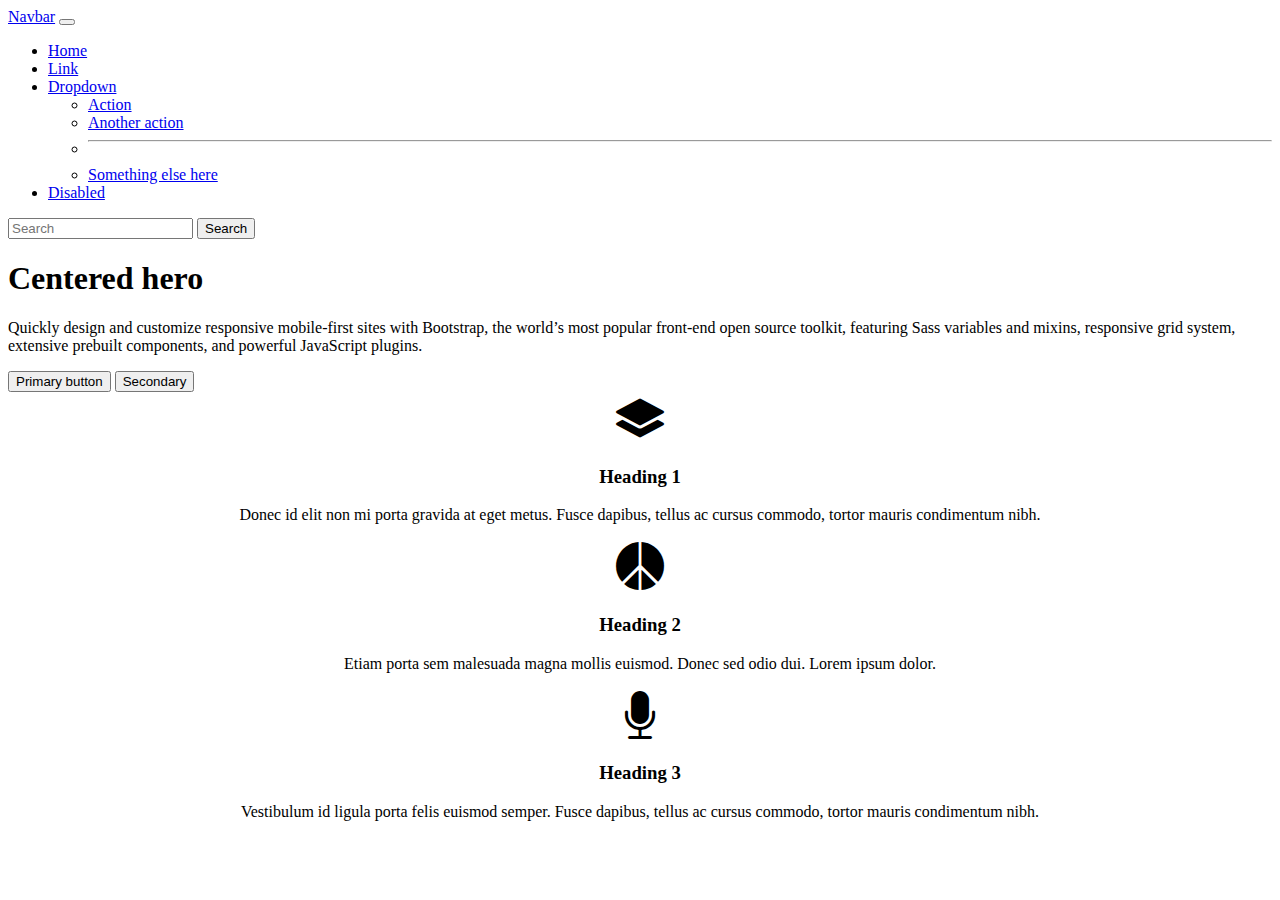
<file: bootstrap_template/index.html>
<!doctype html>
<html lang="en">
   <head>
      <!-- Required meta tags -->
      <!-- REMOVE NOTE HERE TO USE LINK FOR EXTERNAL STYLESHEET
         <link rel="stylesheet" type="text/css" href="style.css">
         -->
      <meta charset="utf-8">
      <meta name="viewport" content="width=device-width, initial-scale=1">
      <title>Bootstrap Template</title>
      <meta name="description" content="Merrill College of Journalism, UMD">
      <meta name="author" content="Chris Cioffi">
      <!-- Bootstrap CSS -->
      <link href="https://cdn.jsdelivr.net/npm/bootstrap@5.0.2/dist/css/bootstrap.min.css" rel="stylesheet"          integrity="sha384-EVSTQN3/azprG1Anm3QDgpJLIm9Nao0Yz1ztcQTwFspd3yD65VohhpuuCOmLASjC" crossorigin="anonymous">
      <!-- Add bootstrap icons (it's basically a custom font) -->
      <link rel="stylesheet" href="https://cdn.jsdelivr.net/npm/bootstrap-icons@1.3.0/font/bootstrap-icons.css">

      <!-- IF NOY USING EXTERNAL STYLESHEET (WHICH YOU SHOULD FOR ALL FUTURE ASSIGNMENTS), THIS IS WHERE STYLES  GO -->
      <style>
         .bi {
         font-size:3em;
         }
         .col-md-4 {
         text-align: center;
         }
         .bigicon {
         font-size:5em;
         }
         .columnstyle {
         background-color: blue;
         text-align: right;
         }
         .col-md-12 {
         text-align:  center;
         }
      </style>
      <!-- end of style. If using an external stylesheet, delete <style> to </style> -->
   </head>
   <body>
      <!-- Navbar start-->
      <nav class="navbar navbar-expand-lg navbar-light bg-light">
         <div class="container-fluid">
            <a class="navbar-brand" href="#">Navbar</a>
            <button class="navbar-toggler" type="button" data-bs-toggle="collapse" data-bs-target="#navbarSupportedContent" aria-controls="navbarSupportedContent" aria-expanded="false" aria-label="Toggle navigation">
            <span class="navbar-toggler-icon"></span>
            </button>
            <div class="collapse navbar-collapse" id="navbarSupportedContent">
               <ul class="navbar-nav me-auto mb-2 mb-lg-0">
                  <li class="nav-item">
                     <a class="nav-link active" aria-current="page" href="#">Home</a>
                  </li>
                  <li class="nav-item">
                     <a class="nav-link" href="#">Link</a>
                  </li>
                  <li class="nav-item dropdown">
                     <a class="nav-link dropdown-toggle" href="#" id="navbarDropdown" role="button" data-bs-toggle="dropdown" aria-expanded="false">
                     Dropdown
                     </a>
                     <ul class="dropdown-menu" aria-labelledby="navbarDropdown">
                        <li><a class="dropdown-item" href="#">Action</a></li>
                        <li><a class="dropdown-item" href="#">Another action</a></li>
                        <li>
                           <hr class="dropdown-divider">
                        </li>
                        <li><a class="dropdown-item" href="#">Something else here</a></li>
                     </ul>
                  </li>
                  <li class="nav-item">
                     <a class="nav-link disabled" href="#" tabindex="-1" aria-disabled="true">Disabled</a>
                  </li>
               </ul>
               <form class="d-flex">
                  <input class="form-control me-2" type="search" placeholder="Search" aria-label="Search">
                  <button class="btn btn-outline-success" type="submit">Search</button>
               </form>
            </div>
         </div>
      </nav>
      <!-- Navbar end-->
      <!-- Hero start-->
      <div class="px-4 py-5 my-5 text-center">
         <h1 class="display-5 fw-bold">Centered hero</h1>
         <div class="col-lg-6 mx-auto">
            <p class="lead mb-4">Quickly design and customize responsive mobile-first sites with Bootstrap, the world’s most popular front-end open source toolkit, featuring Sass variables and mixins, responsive grid system, extensive prebuilt components, and powerful JavaScript plugins.</p>
            <div class="d-grid gap-2 d-sm-flex justify-content-sm-center">
               <button type="button" class="btn btn-primary btn-lg px-4 gap-3">Primary button</button>
               <button type="button" class="btn btn-outline-secondary btn-lg px-4">Secondary</button>
            </div>
         </div>
      </div>
      <!-- Hero end-->
      <!-- Start container-->
      <div class="container">
         <div class="row">
            <div class="col-md-4">
               <i class="bi bi-layers-fill"></i>
               <h3>Heading 1</h3>
               <p>Donec id elit non mi porta gravida at eget metus. Fusce dapibus, tellus ac cursus commodo, tortor mauris condimentum nibh.</p>
            </div>
            <div class="col-md-4">
               <i class="bi bi-peace-fill"></i>
               <h3>Heading 2</h3>
               <p>Etiam porta sem malesuada magna mollis euismod. Donec sed odio dui. Lorem ipsum dolor.</p>
            </div>
            <div class="col-md-4">
               <i class="bi bi-mic-fill"></i>
               <h3>Heading 3</h3>
               <p>Vestibulum id ligula porta felis euismod semper. Fusce dapibus, tellus ac cursus commodo, tortor mauris condimentum nibh.</p>
            </div>
         </div>
      </div>
      <!-- end container-->
      <!-- Separate Popper and Bootstrap JS goes at the bottom of your body section -->
      <script src="https://cdn.jsdelivr.net/npm/@popperjs/core@2.9.2/dist/umd/popper.min.js" integrity="sha384-IQsoLXl5PILFhosVNubq5LC7Qb9DXgDA9i+tQ8Zj3iwWAwPtgFTxbJ8NT4GN1R8p" crossorigin="anonymous"></script>
      <script src="https://cdn.jsdelivr.net/npm/bootstrap@5.0.2/dist/js/bootstrap.min.js" integrity="sha384-cVKIPhGWiC2Al4u+LWgxfKTRIcfu0JTxR+EQDz/bgldoEyl4H0zUF0QKbrJ0EcQF" crossorigin="anonymous"></script>
   </body>
</html>
</file>
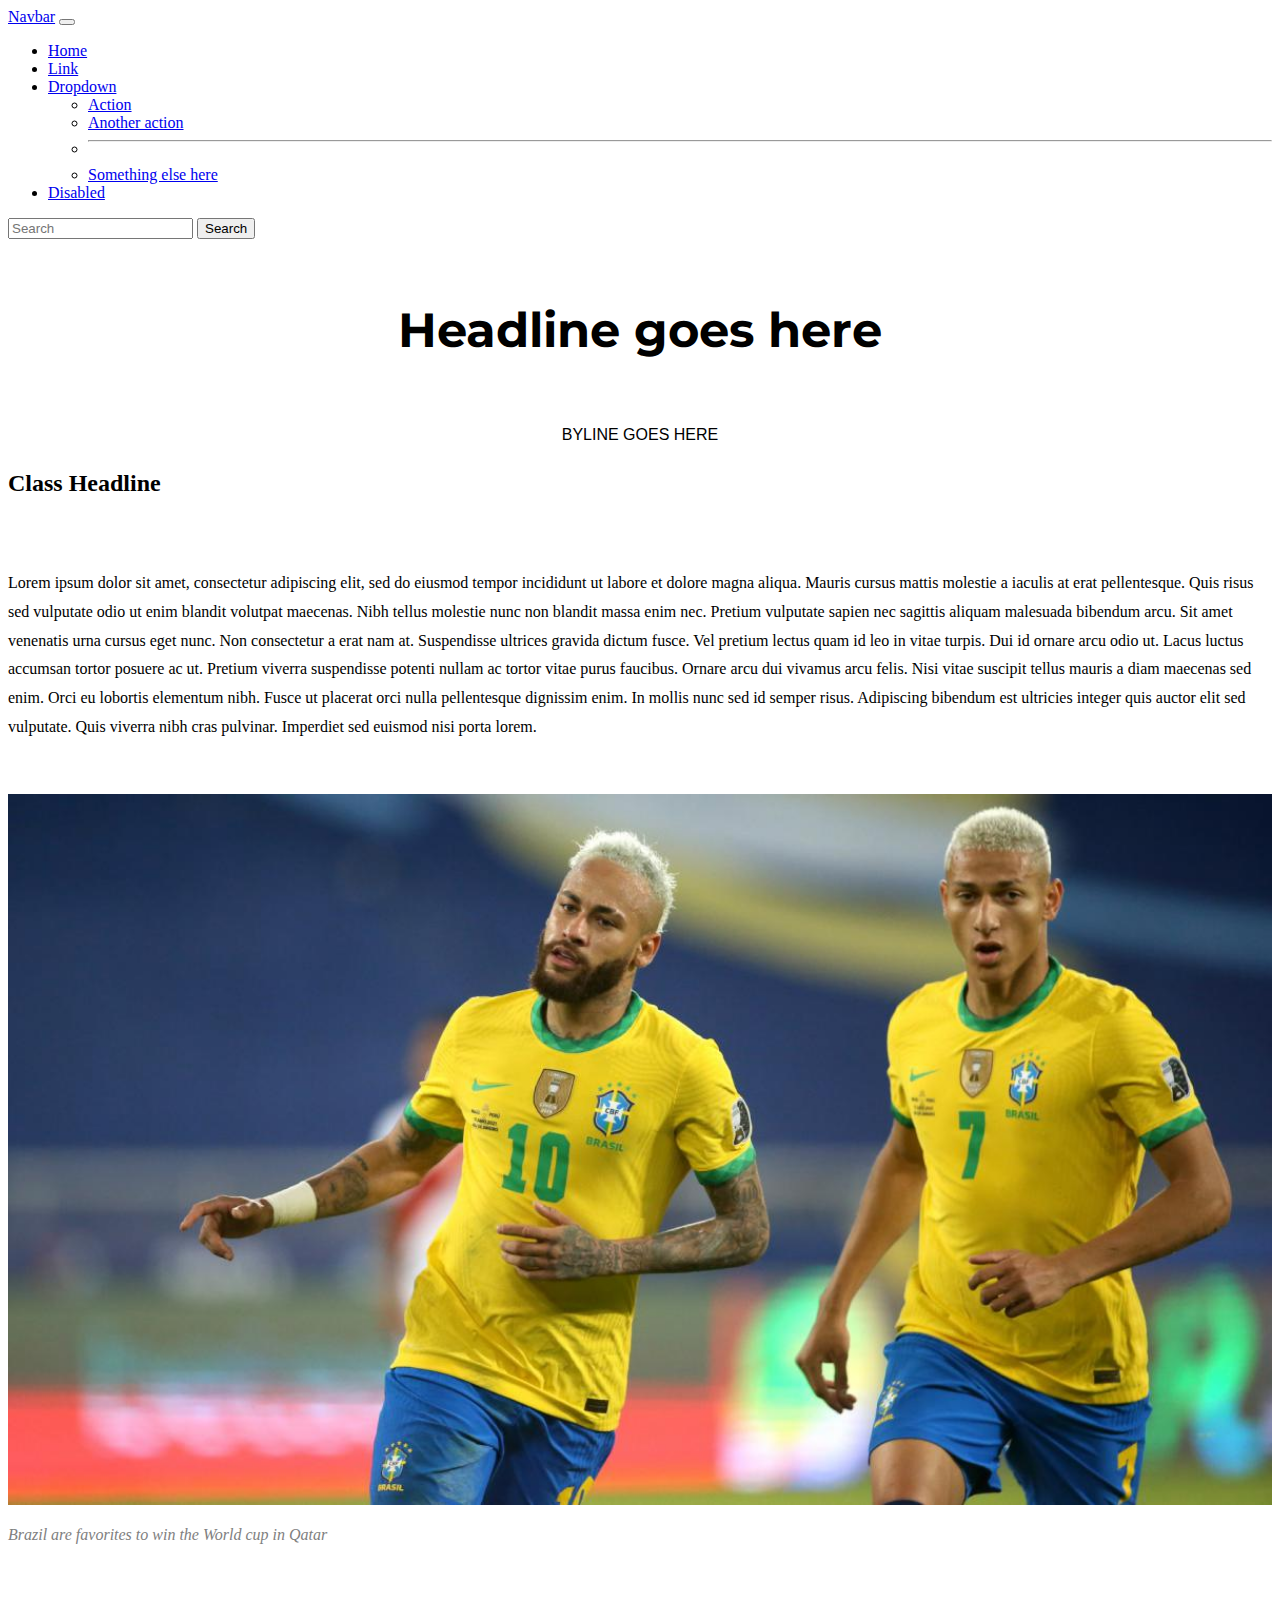
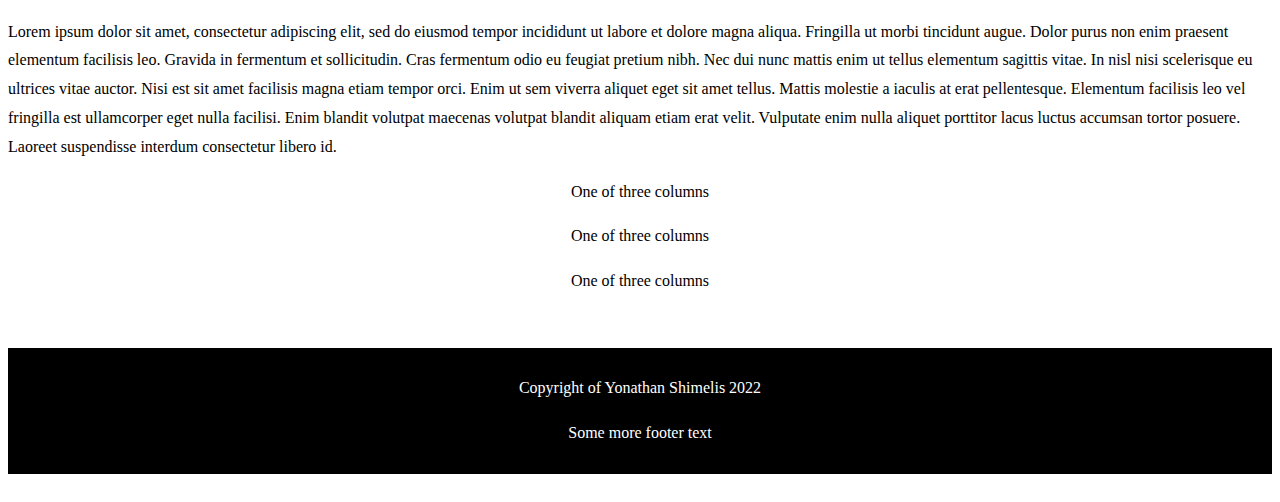
<file: HTMLframe/index.html>
<!doctype html>
<html lang="en">
   <head>
      <!-- Required meta tags -->
      <!-- REMOVE NOTE HERE TO USE LINK FOR EXTERNAL STYLESHEET
         <link rel="stylesheet" type="text/css" href="style.css">
         -->
      <meta charset="utf-8">
      <meta name="viewport" content="width=device-width, initial-scale=1">

      <title>HTML Template</title>
      <meta name="description" content="Merrill College of Journalism, UMD">
      <meta name="author" content="Yonathan Shimelis">

      <!-- Bootstrap CSS -->
      <link href="https://cdn.jsdelivr.net/npm/bootstrap@5.0.2/dist/css/bootstrap.min.css" rel="stylesheet"          integrity="sha384-EVSTQN3/azprG1Anm3QDgpJLIm9Nao0Yz1ztcQTwFspd3yD65VohhpuuCOmLASjC" crossorigin="anonymous">

      <!-- Add bootstrap icons (it's basically a custom font) -->
      <link rel="stylesheet" href="https://cdn.jsdelivr.net/npm/bootstrap-icons@1.3.0/font/bootstrap-icons.css">
<!--My stylesheet-->
      <link rel="stylesheet" type+="text/css" href="style.css">
<!--Google font-->
      <link rel="preconnect" href="https://fonts.googleapis.com">
<link rel="preconnect" href="https://fonts.gstatic.com" crossorigin>
<link href="https://fonts.googleapis.com/css2?family=Montserrat:wght@400;700&display=swap" rel="stylesheet">
   </head>

   <body>
      <!-- Navbar start-->
      <nav class="navbar navbar-expand-lg navbar-light bg-light">
         <div class="container-fluid">
            <a class="navbar-brand" href="#">Navbar</a>
            <button class="navbar-toggler" type="button" data-bs-toggle="collapse" data-bs-target="#navbarSupportedContent" aria-controls="navbarSupportedContent" aria-expanded="false" aria-label="Toggle navigation">
            <span class="navbar-toggler-icon"></span>
            </button>
            <div class="collapse navbar-collapse" id="navbarSupportedContent">
               <ul class="navbar-nav me-auto mb-2 mb-lg-0">
                  <li class="nav-item">
                     <a class="nav-link active" aria-current="page" href="#">Home</a>
                  </li>
                  <li class="nav-item">
                     <a class="nav-link" href="#">Link</a>
                  </li>
                  <li class="nav-item dropdown">
                     <a class="nav-link dropdown-toggle" href="#" id="navbarDropdown" role="button" data-bs-toggle="dropdown" aria-expanded="false">
                     Dropdown
                     </a>
                     <ul class="dropdown-menu" aria-labelledby="navbarDropdown">
                        <li><a class="dropdown-item" href="#">Action</a></li>
                        <li><a class="dropdown-item" href="#">Another action</a></li>
                        <li>
                           <hr class="dropdown-divider">
                        </li>
                        <li><a class="dropdown-item" href="#">Something else here</a></li>
                     </ul>
                  </li>
                  <li class="nav-item">
                     <a class="nav-link disabled" href="#" tabindex="-1" aria-disabled="true">Disabled</a>
                  </li>
               </ul>
               <form class="d-flex">
                  <input class="form-control me-2" type="search" placeholder="Search" aria-label="Search">
                  <button class="btn btn-outline-success" type="submit">Search</button>
               </form>
            </div>
         </div>
      </nav>
      <!-- Navbar end-->

      <div class="container">
        <p class="headline">Headline goes here</p>
        <p class="byline"> Byline goes here</p>

  <h2> Class Headline</h2>
  <br><br>
        <p>Lorem ipsum dolor sit amet, consectetur adipiscing elit, sed do eiusmod tempor incididunt ut labore et dolore magna aliqua. Mauris cursus mattis molestie a iaculis at erat pellentesque. Quis risus sed vulputate odio ut enim blandit volutpat maecenas. Nibh tellus molestie nunc non blandit massa enim nec. Pretium vulputate sapien nec sagittis aliquam malesuada bibendum arcu. Sit amet venenatis urna cursus eget nunc. Non consectetur a erat nam at. Suspendisse ultrices gravida dictum fusce. Vel pretium lectus quam id leo in vitae turpis. Dui id ornare arcu odio ut. Lacus luctus accumsan tortor posuere ac ut. Pretium viverra suspendisse potenti nullam ac tortor vitae purus faucibus. Ornare arcu dui vivamus arcu felis. Nisi vitae suscipit tellus mauris a diam maecenas sed enim. Orci eu lobortis elementum nibh. Fusce ut placerat orci nulla pellentesque dignissim enim. In mollis nunc sed id semper risus. Adipiscing bibendum est ultricies integer quis auctor elit sed vulputate. Quis viverra nibh cras pulvinar. Imperdiet sed euismod nisi porta lorem.</p>
        <br><br>

        <img src="pictureforwork.jpg" alt="brazil" class="image">
        <p class="caption">Brazil are favorites to win the World cup in Qatar</p>
        <br><br>
        <p>Lorem ipsum dolor sit amet, consectetur adipiscing elit, sed do eiusmod tempor incididunt ut labore et dolore magna aliqua. Fringilla ut morbi tincidunt augue. Dolor purus non enim praesent elementum facilisis leo. Gravida in fermentum et sollicitudin. Cras fermentum odio eu feugiat pretium nibh. Nec dui nunc mattis enim ut tellus elementum sagittis vitae. In nisl nisi scelerisque eu ultrices vitae auctor. Nisi est sit amet facilisis magna etiam tempor orci. Enim ut sem viverra aliquet eget sit amet tellus. Mattis molestie a iaculis at erat pellentesque. Elementum facilisis leo vel fringilla est ullamcorper eget nulla facilisi. Enim blandit volutpat maecenas volutpat blandit aliquam etiam erat velit. Vulputate enim nulla aliquet porttitor lacus luctus accumsan tortor posuere. Laoreet suspendisse interdum consectetur libero id.</p>
      </div>

      <div class="row">
        <div class="col-md-4">
          <p>One of three columns</p>
          </div>
          <div class="col-md-4">
            <p>One of three columns</p>
            </div>
            <div class="col-md-4">
              <p>One of three columns</p>
              <br><br>
              </div>

      <footer> <p>Copyright of Yonathan Shimelis 2022<p>
      <p> Some more footer text</p> </footer>


      <!-- Separate Popper and Bootstrap JS goes at the bottom of your body section -->
      <script src="https://cdn.jsdelivr.net/npm/@popperjs/core@2.9.2/dist/umd/popper.min.js" integrity="sha384-IQsoLXl5PILFhosVNubq5LC7Qb9DXgDA9i+tQ8Zj3iwWAwPtgFTxbJ8NT4GN1R8p" crossorigin="anonymous"></script>
      <script src="https://cdn.jsdelivr.net/npm/bootstrap@5.0.2/dist/js/bootstrap.min.js" integrity="sha384-cVKIPhGWiC2Al4u+LWgxfKTRIcfu0JTxR+EQDz/bgldoEyl4H0zUF0QKbrJ0EcQF" crossorigin="anonymous"></script>
   </body>
</html>
</file>
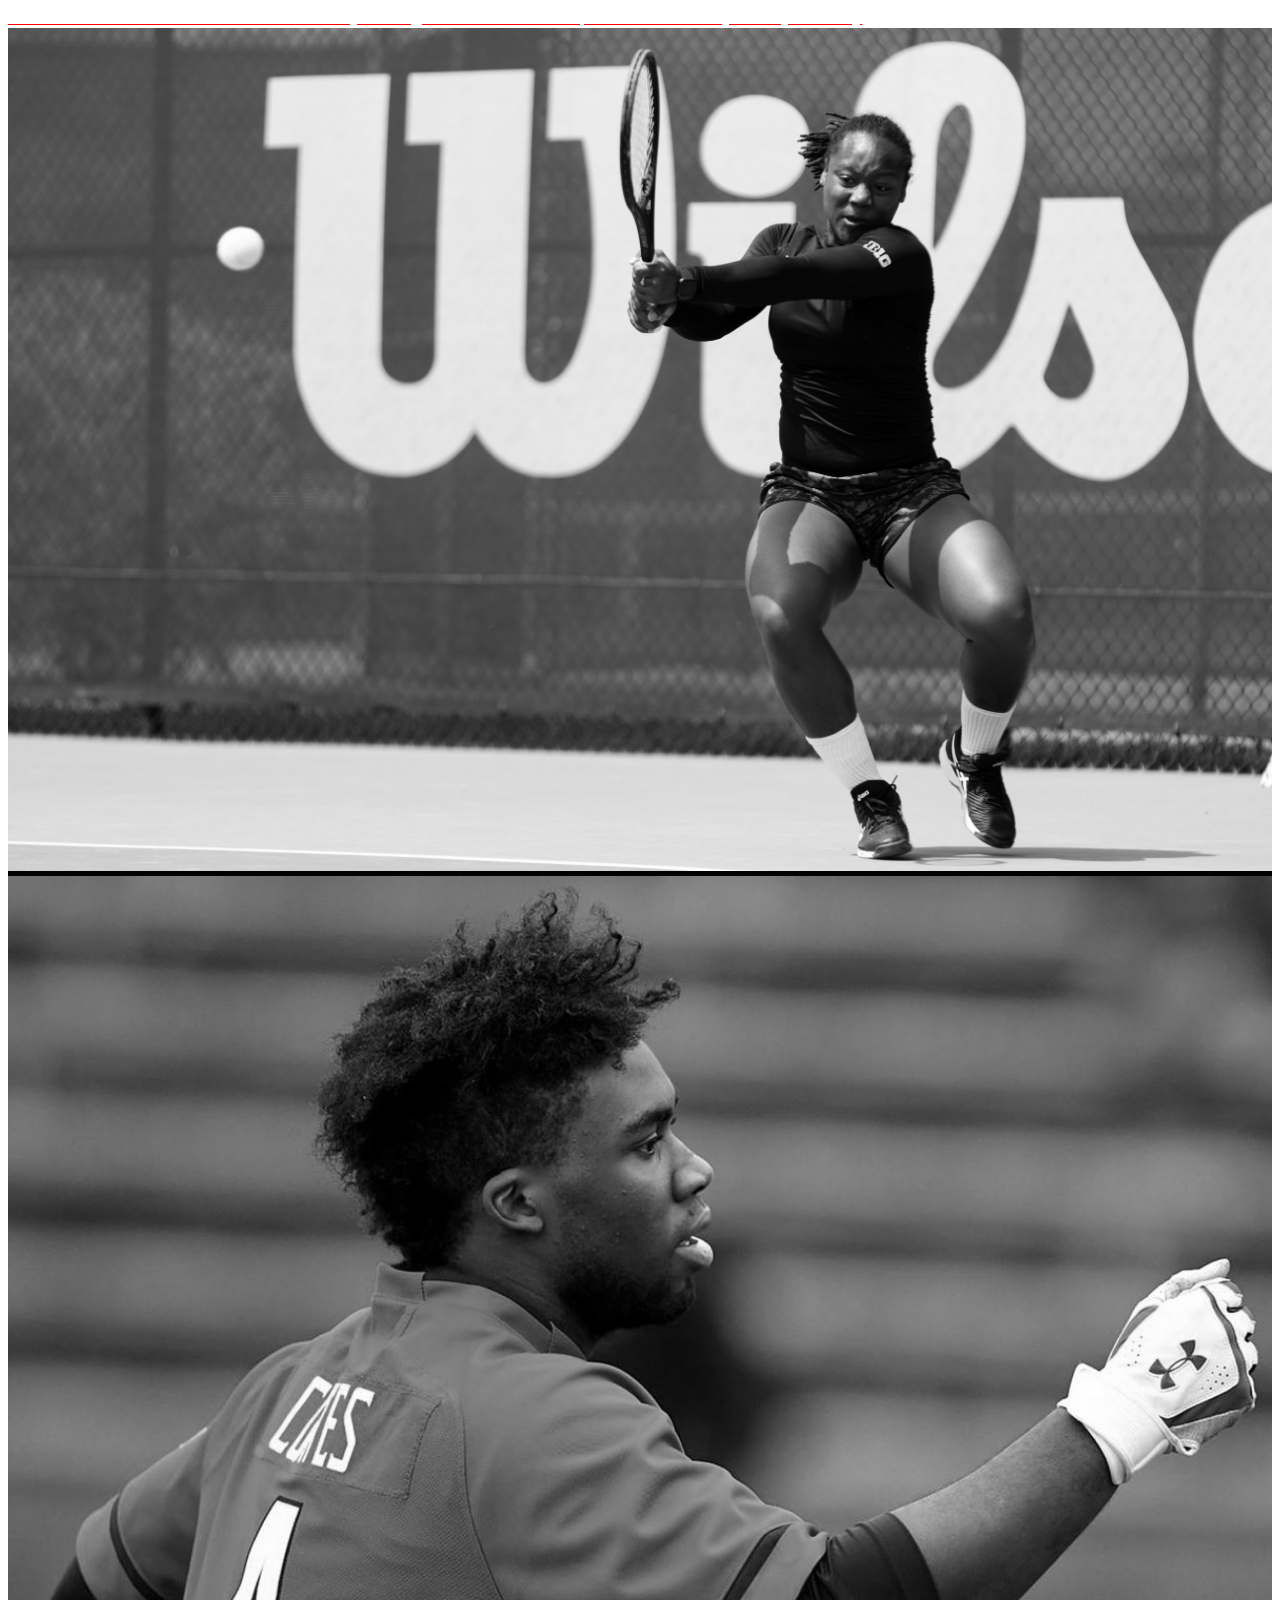
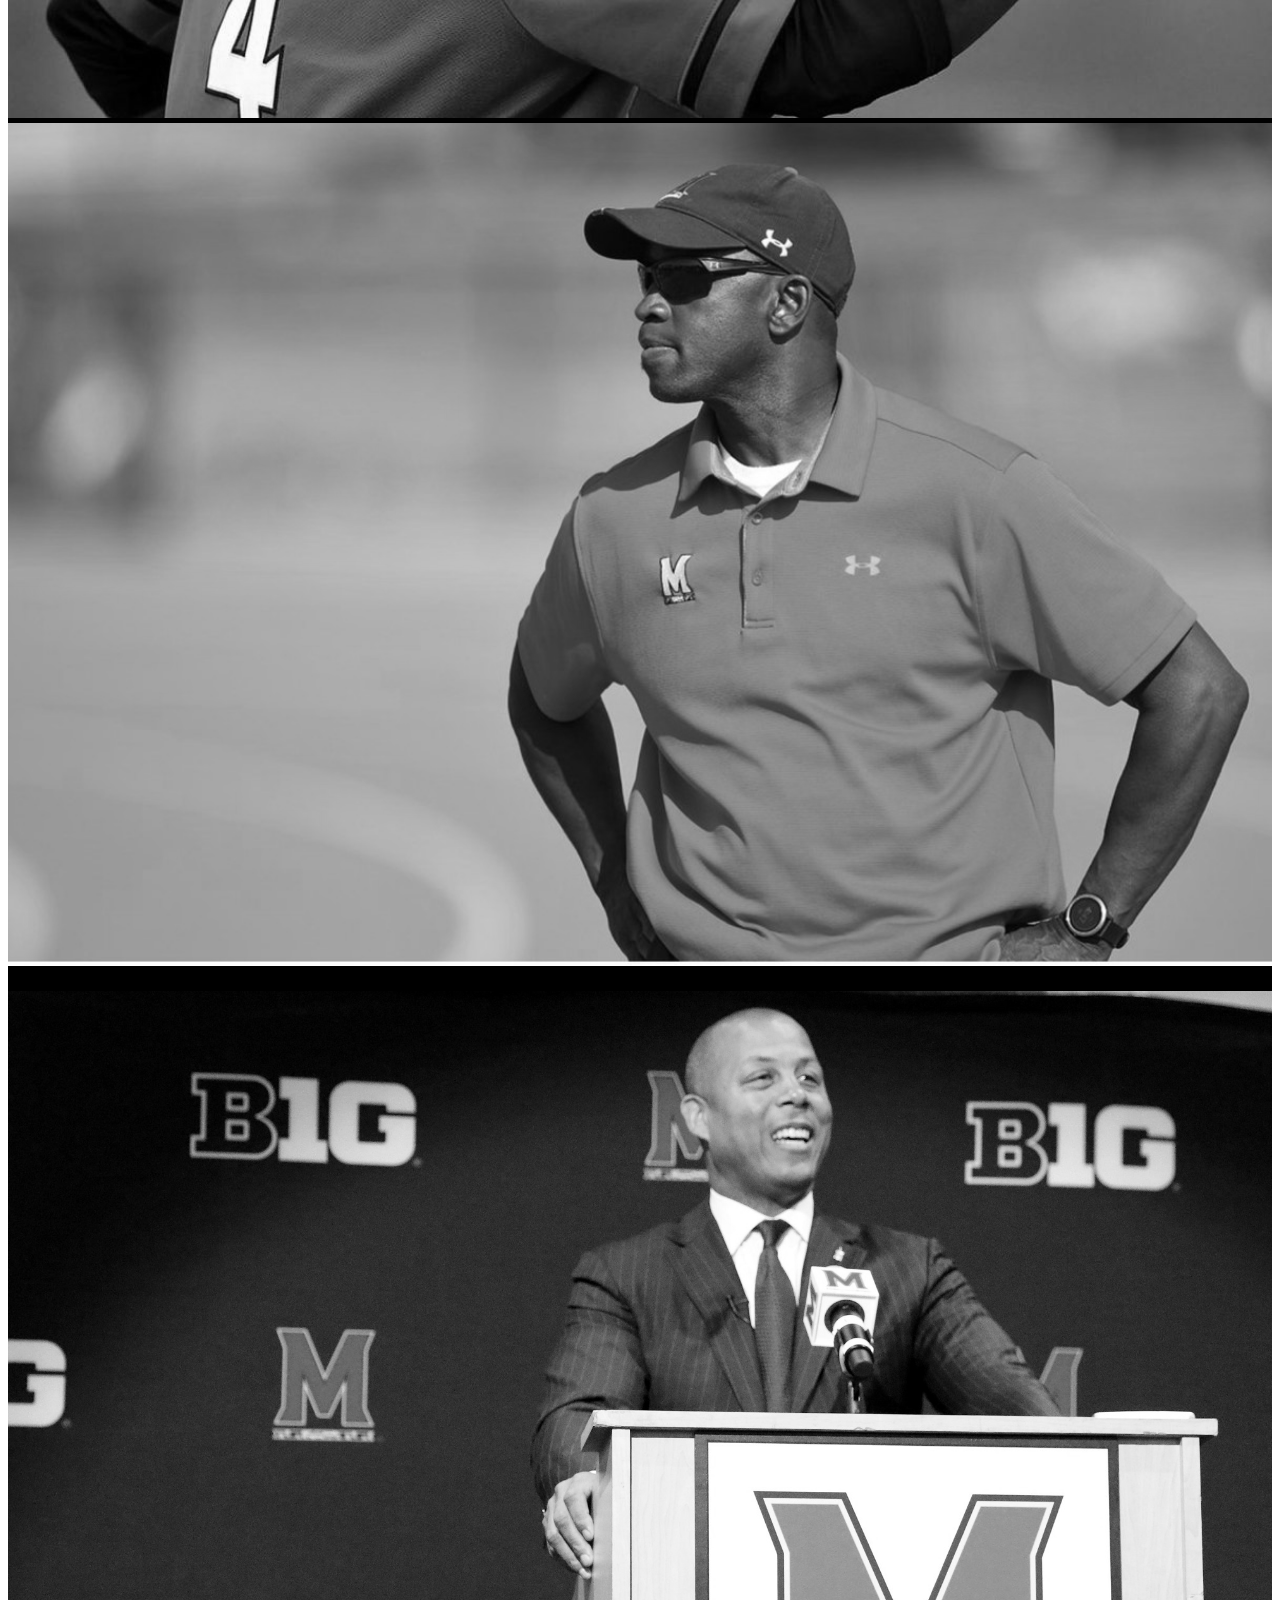
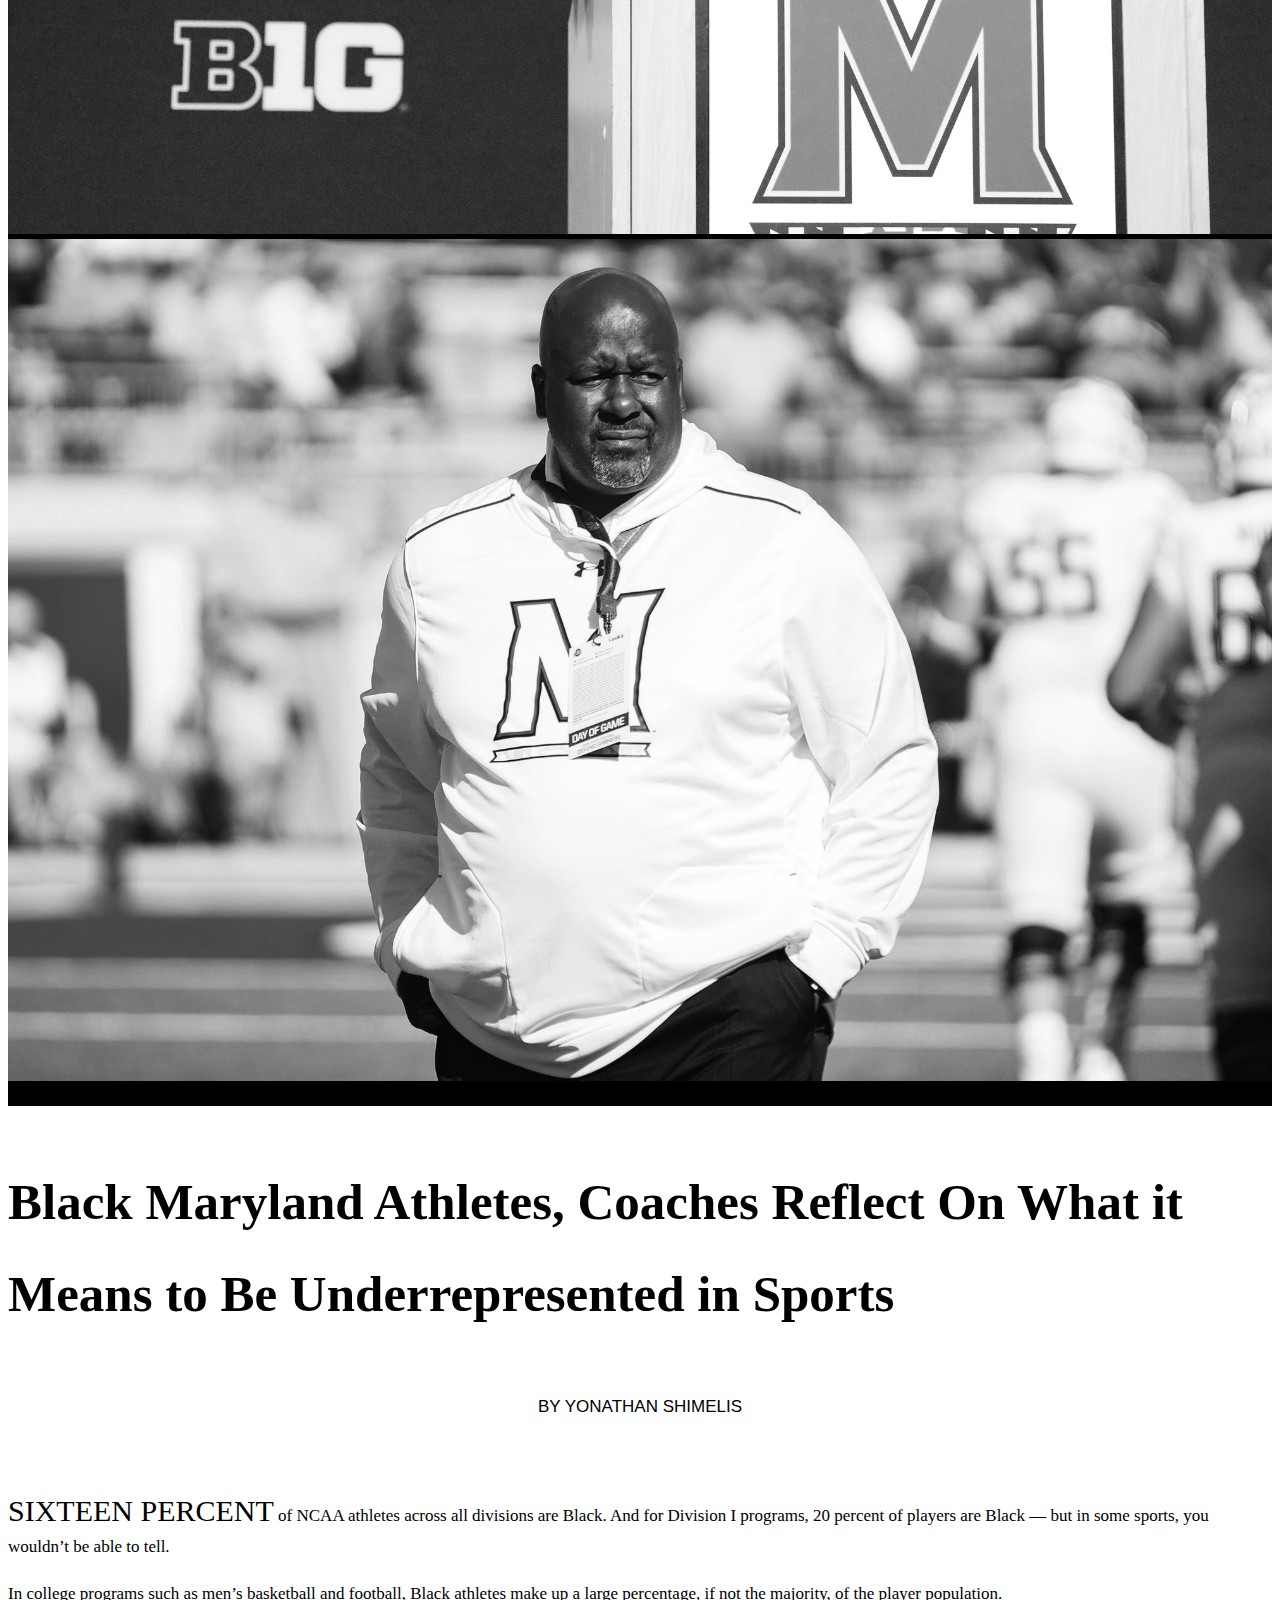
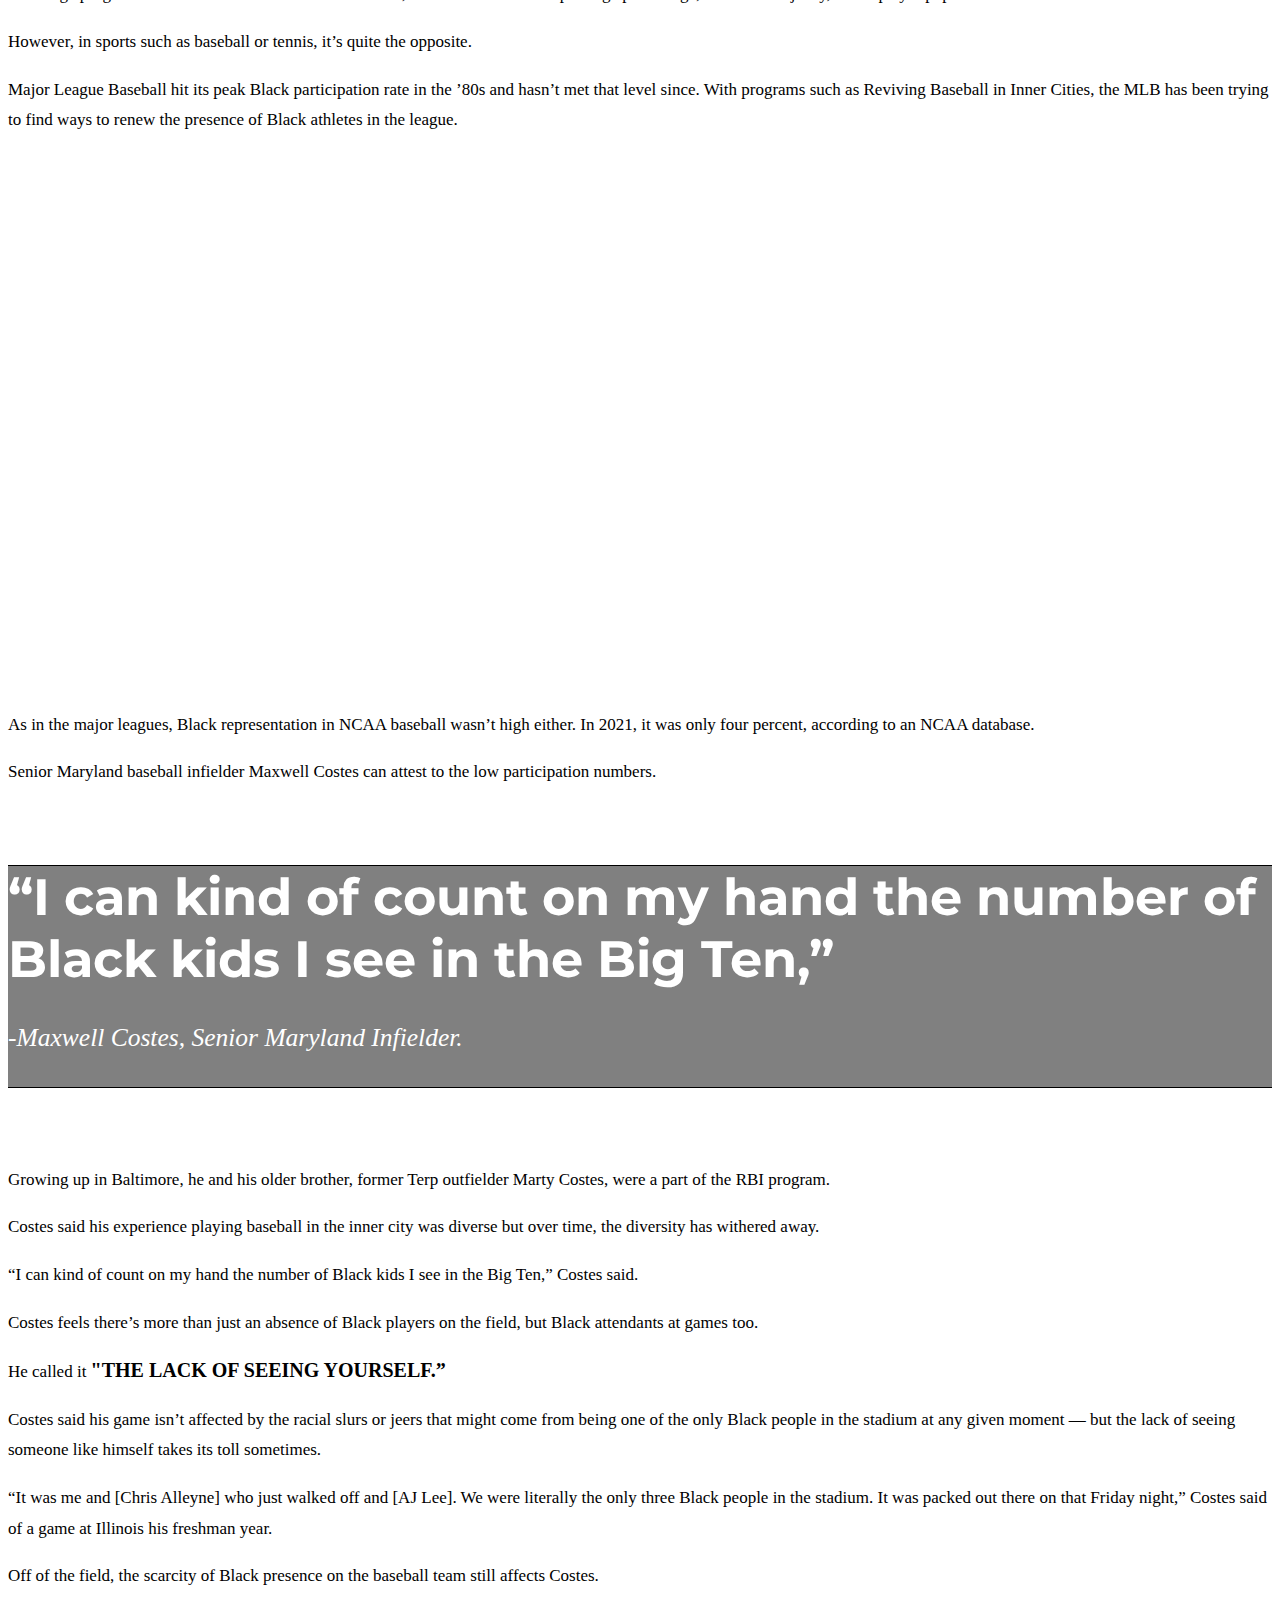
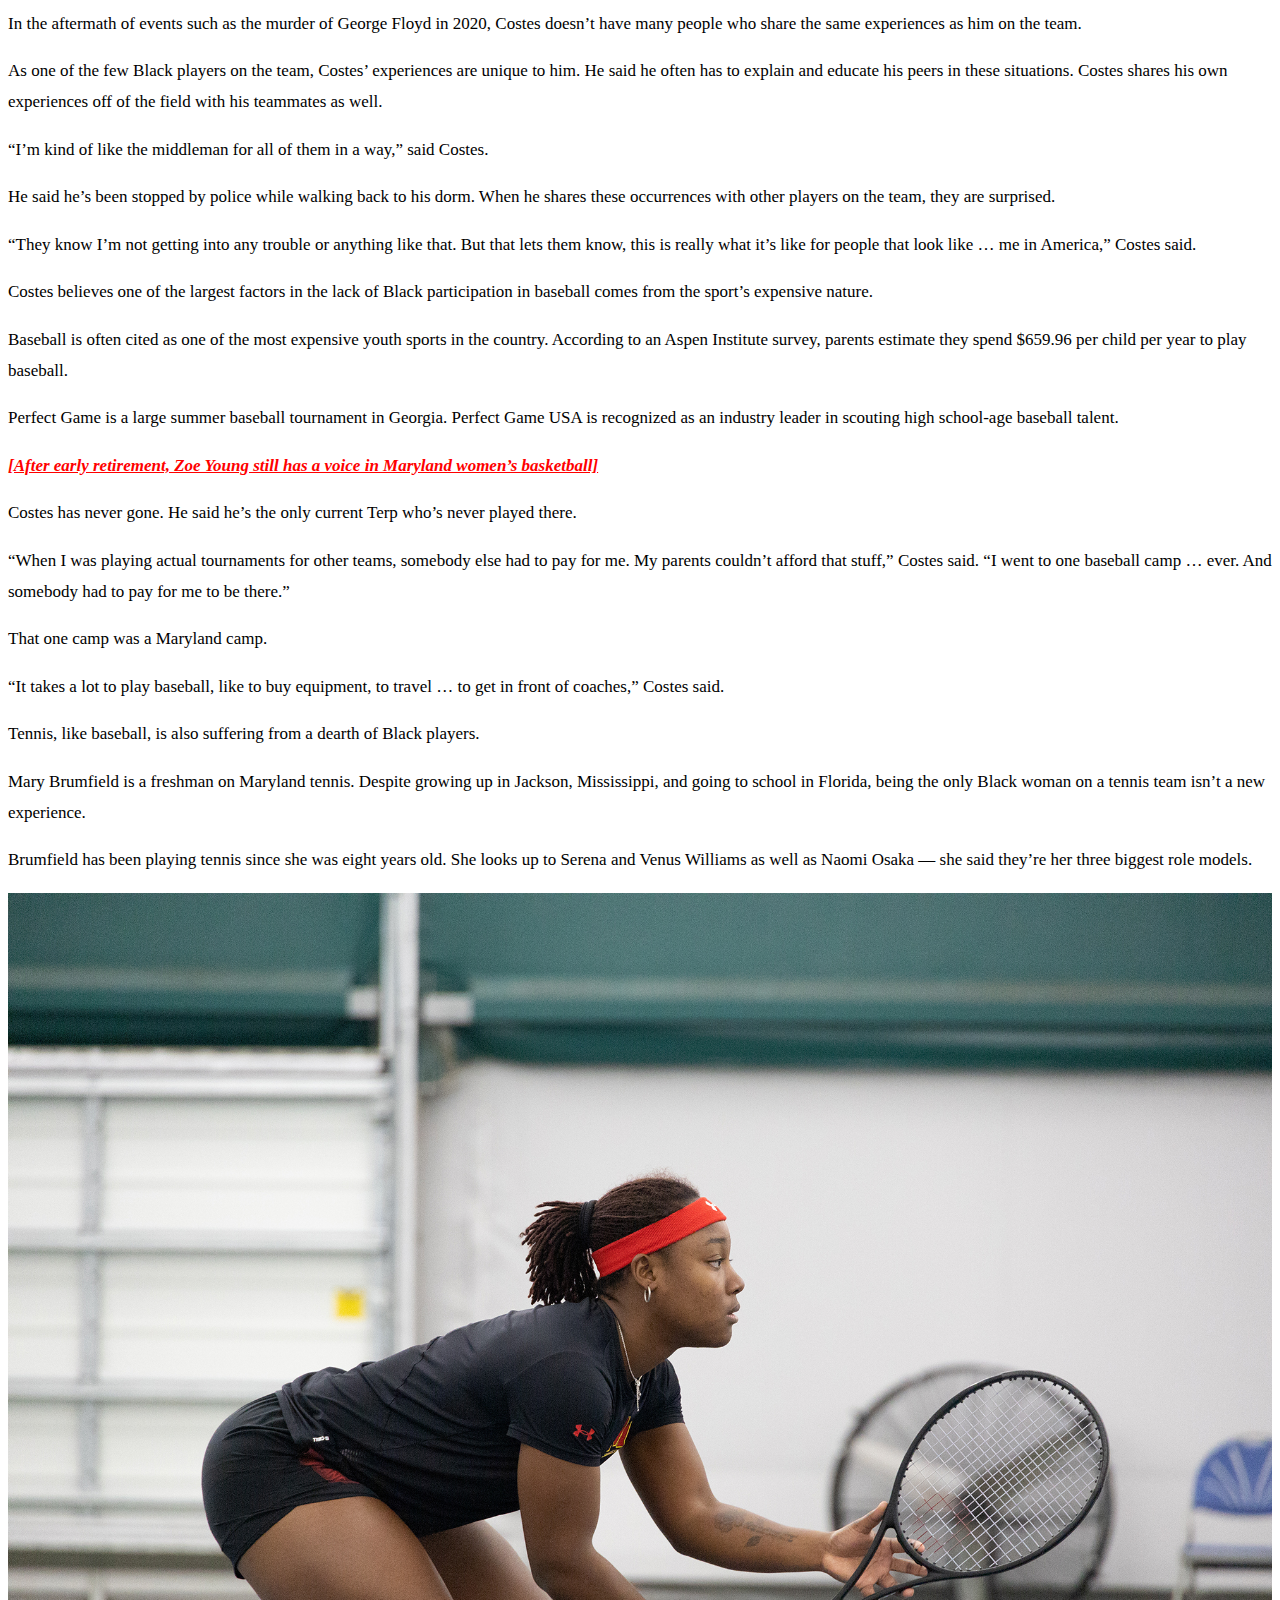
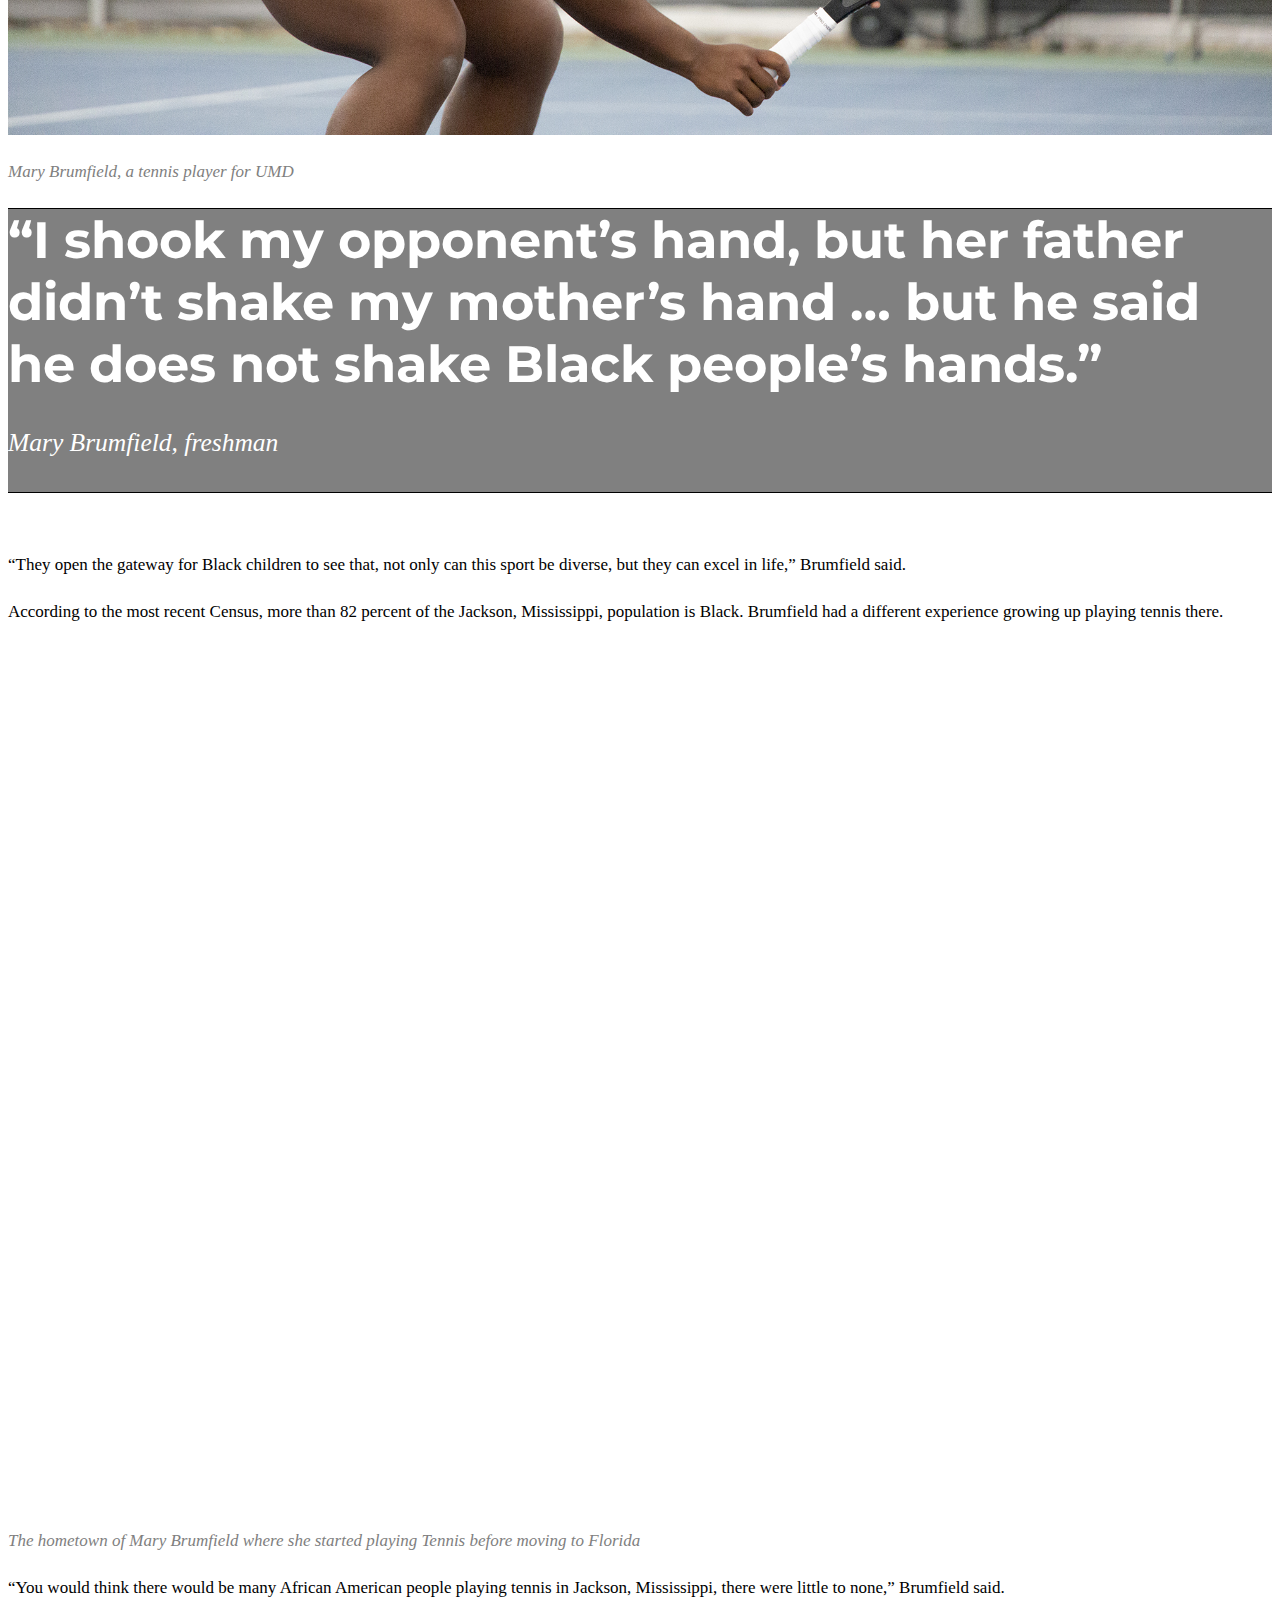
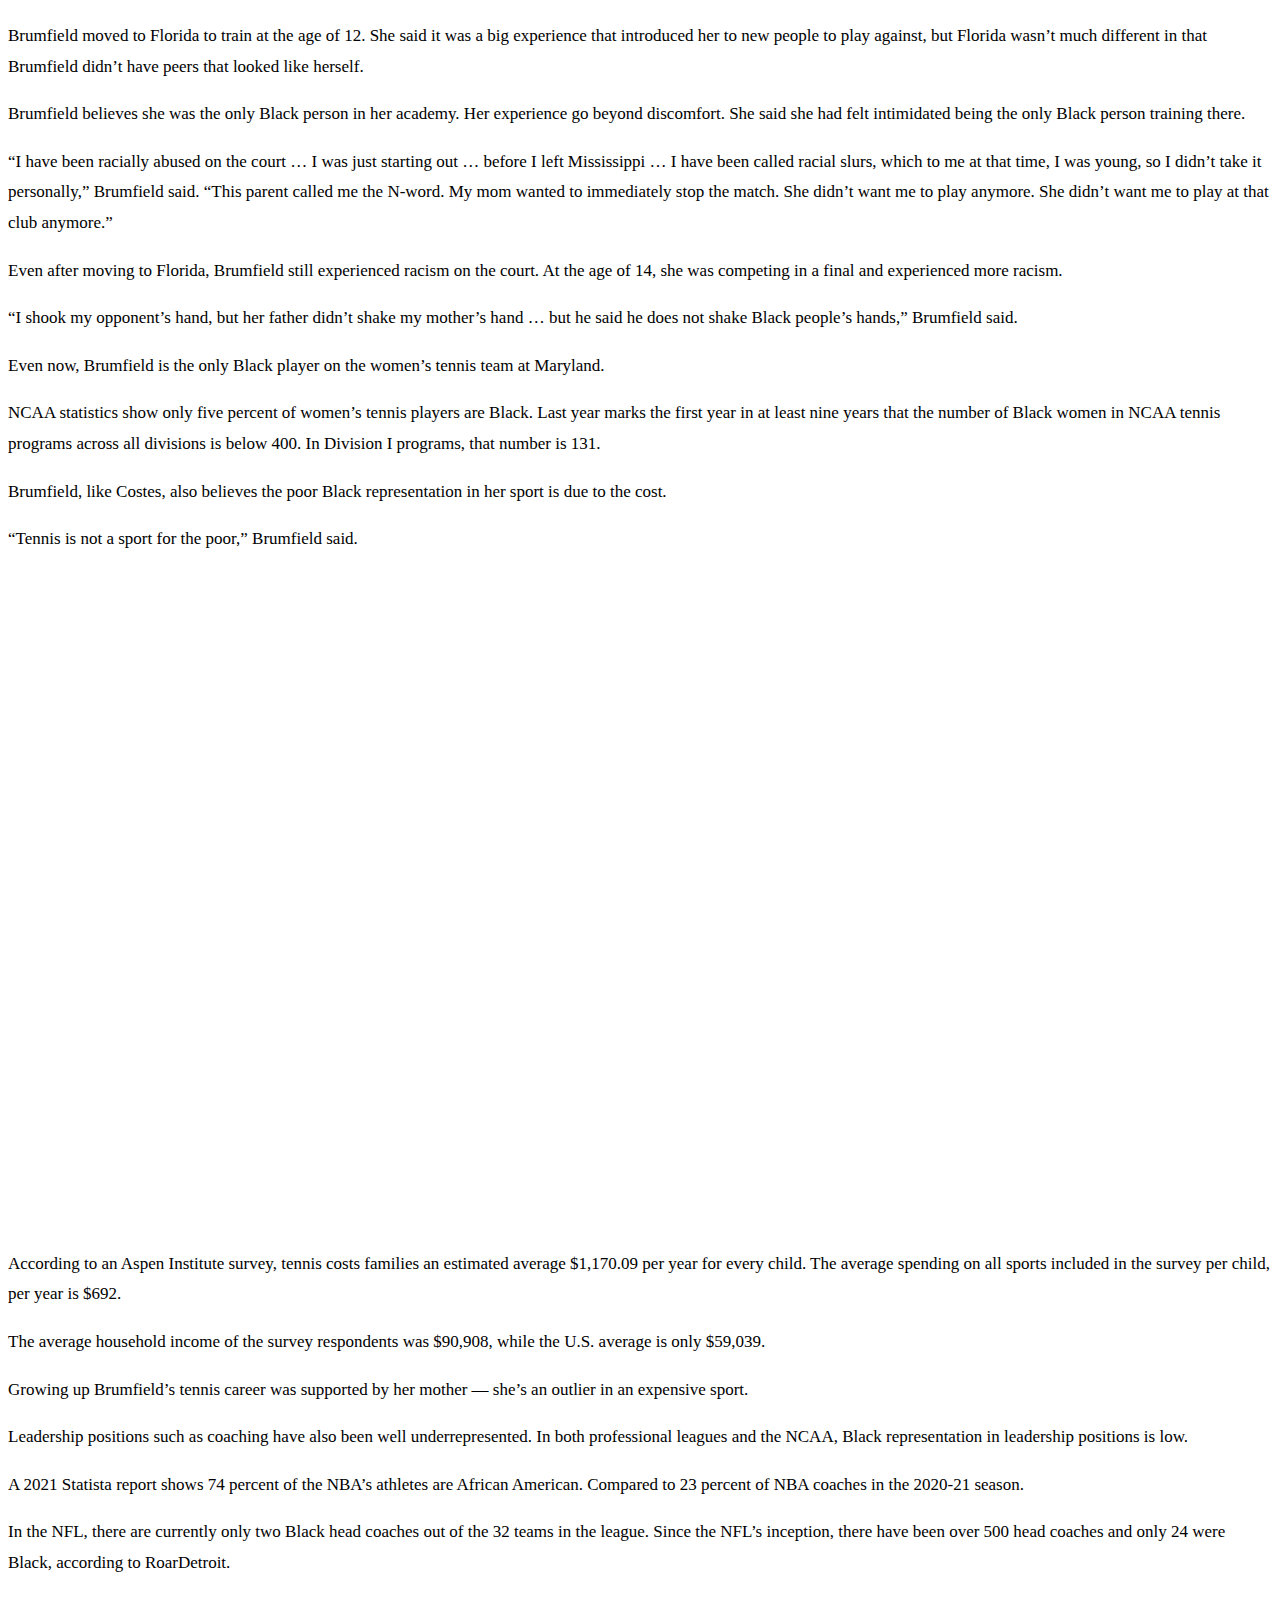
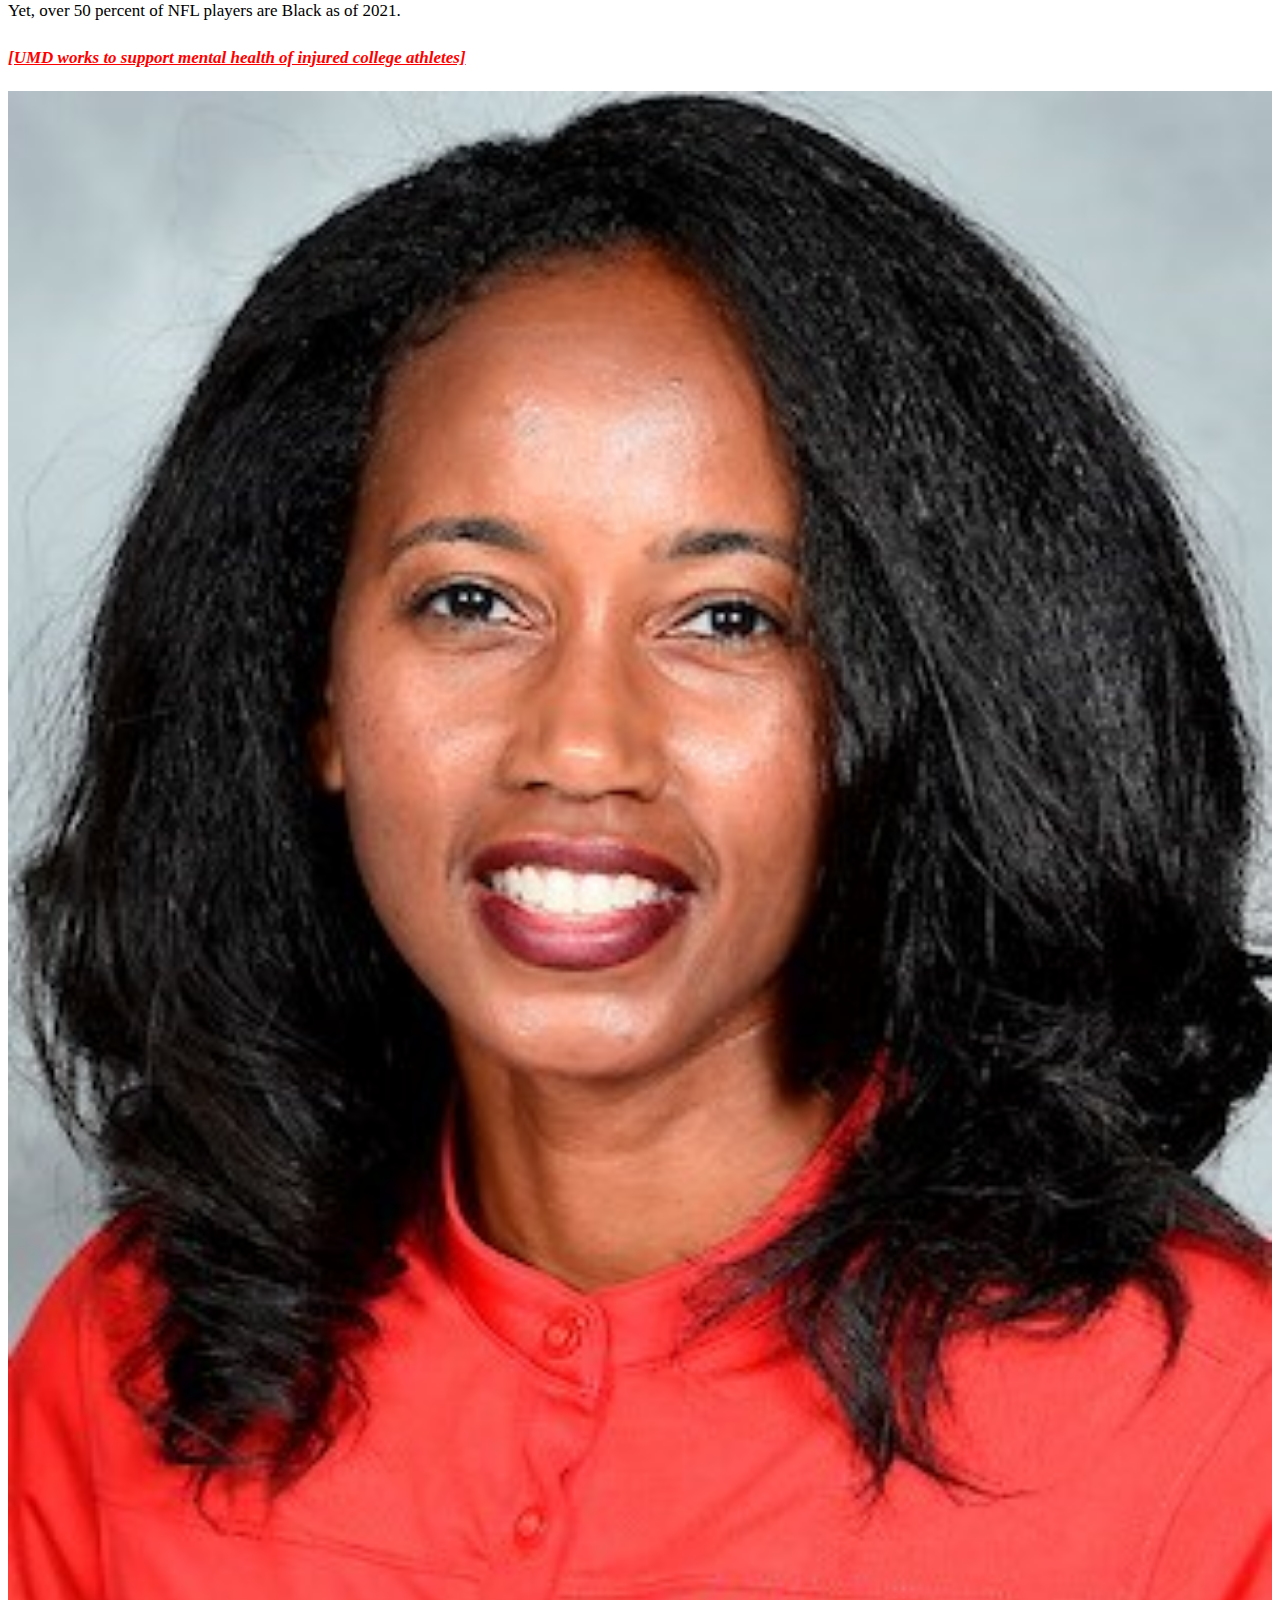
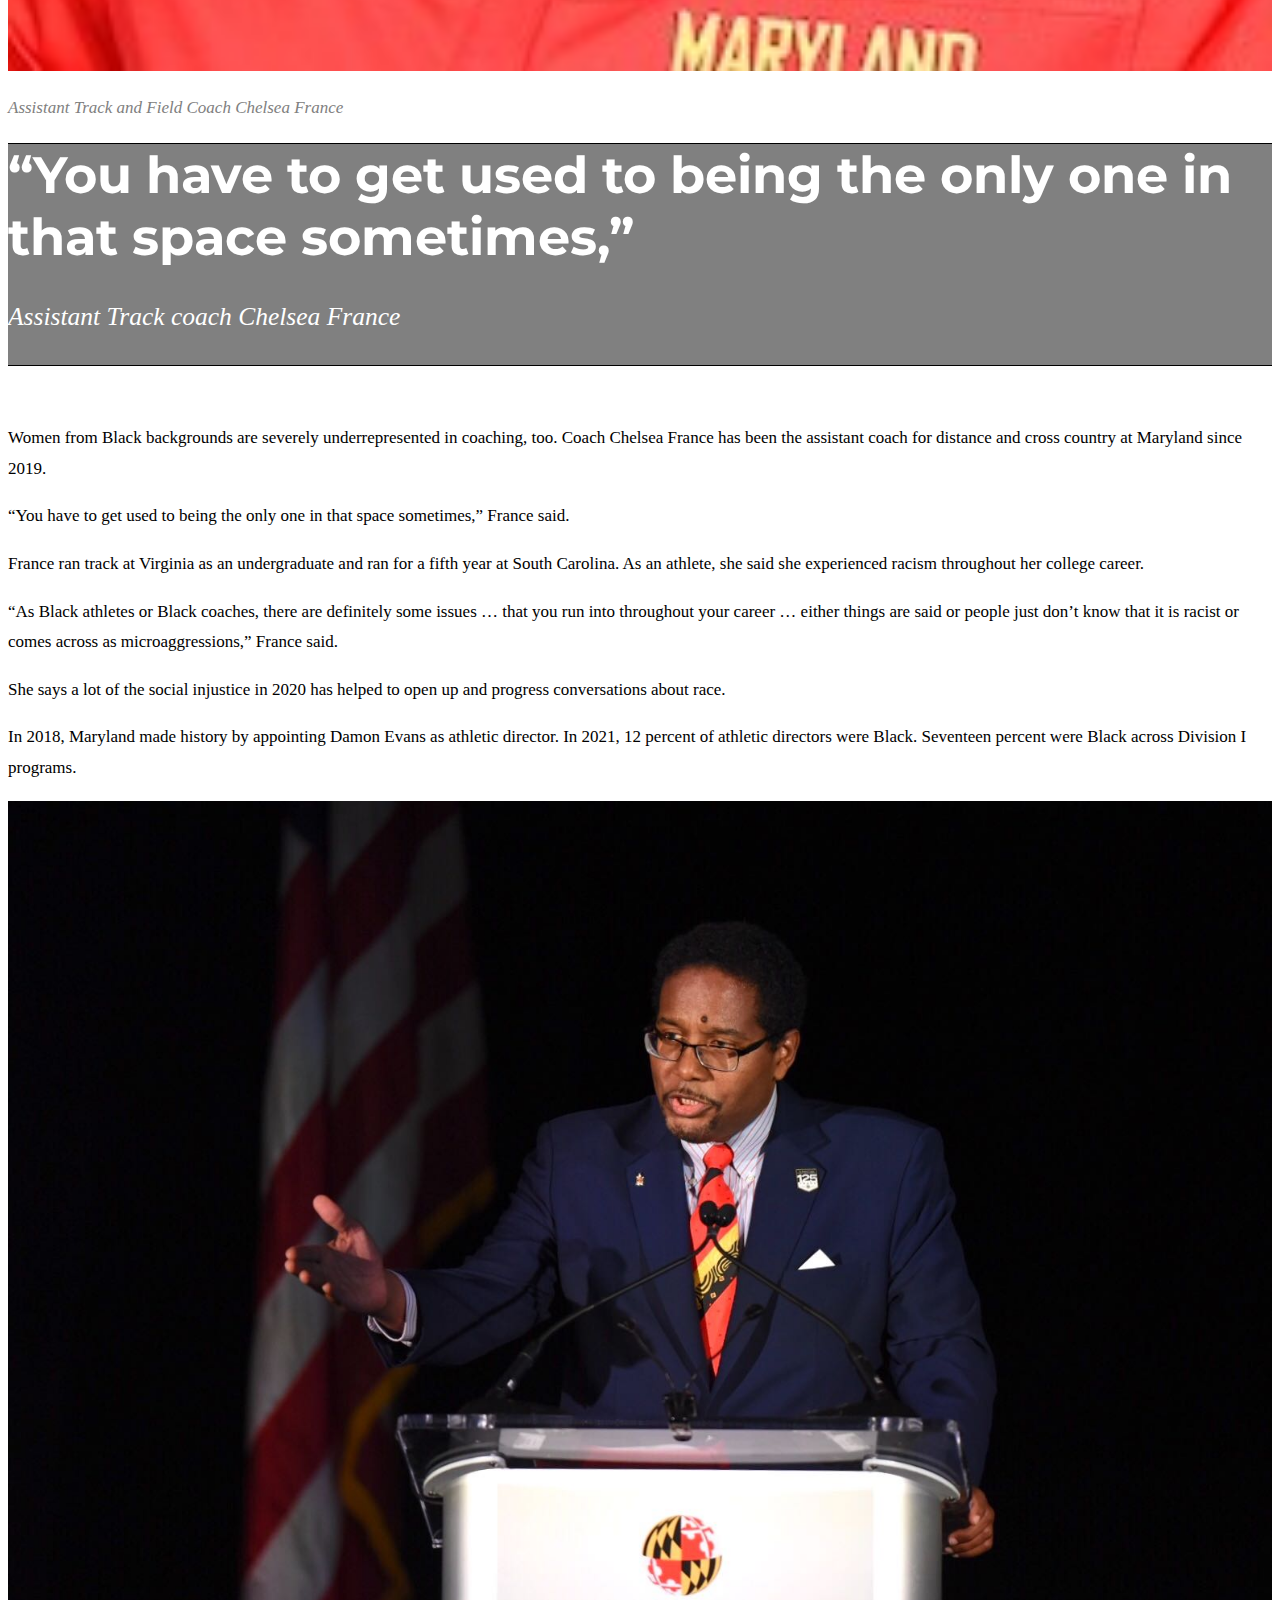
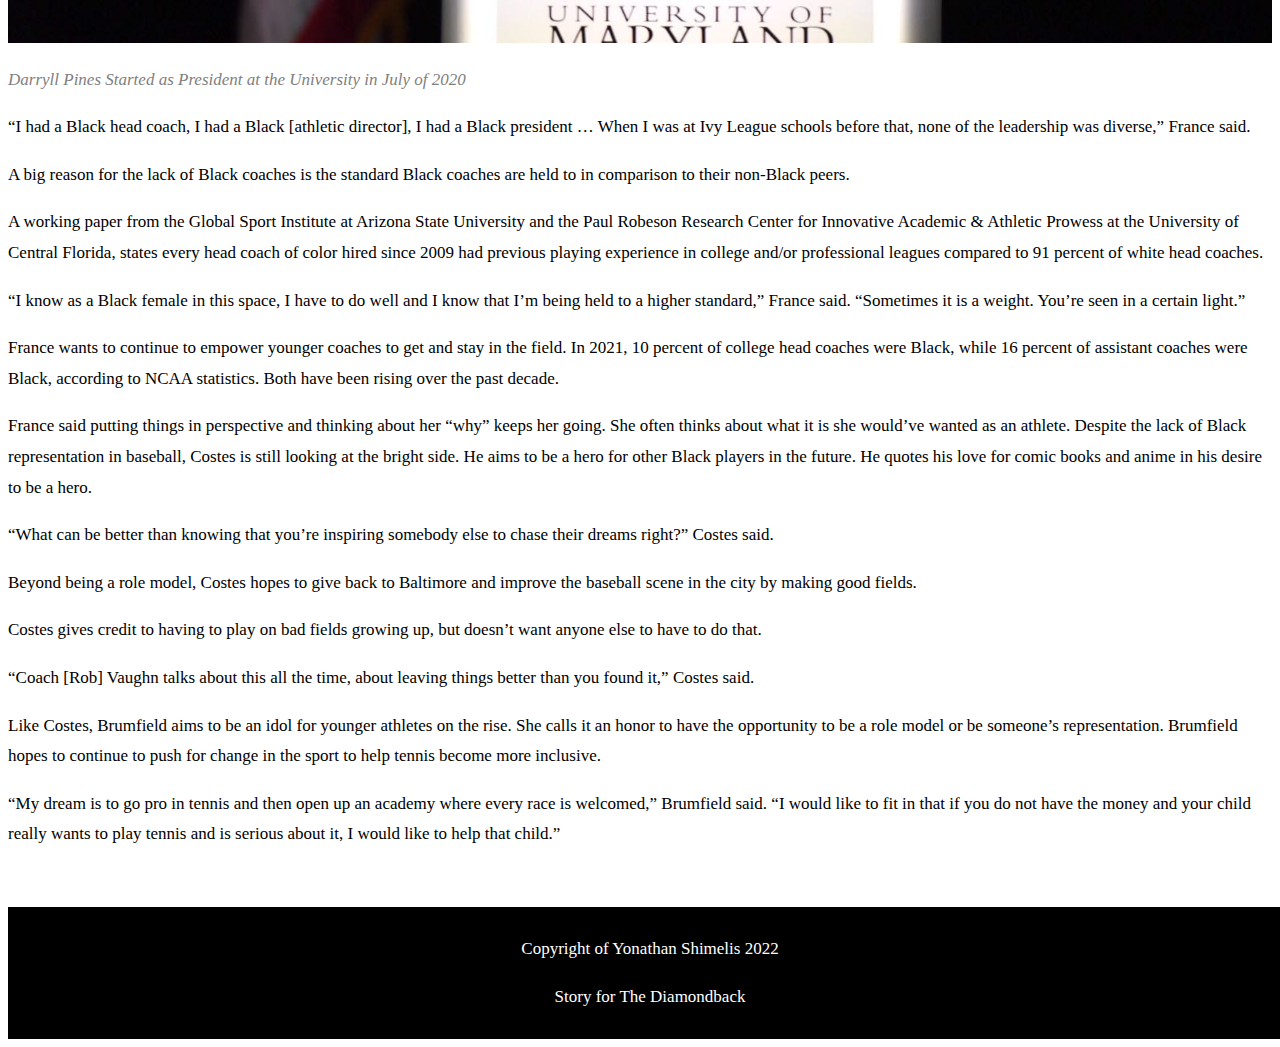
<file: Multimedianewsstory/index.html>
<!doctype html>
<html lang="en">
   <head>
      <!-- Required meta tags -->
      <!-- REMOVE NOTE HERE TO USE LINK FOR EXTERNAL STYLESHEET
         <link rel="stylesheet" type="text/css" href="style.css">
         -->
      <meta charset="utf-8">
      <meta name="viewport" content="width=device-width, initial-scale=1">

      <title>Finalproject</title>
      <meta name="Black and Underrepresented story" content="Merrill College of Journalism, UMD">
      <meta name="author" content="Yonathan Shimelis">

      <!-- Bootstrap CSS -->
      <link href="https://cdn.jsdelivr.net/npm/bootstrap@5.0.2/dist/css/bootstrap.min.css" rel="stylesheet"          integrity="sha384-EVSTQN3/azprG1Anm3QDgpJLIm9Nao0Yz1ztcQTwFspd3yD65VohhpuuCOmLASjC" crossorigin="anonymous">

      <!-- Add bootstrap icons (it's basically a custom font) -->
      <link rel="stylesheet" href="https://cdn.jsdelivr.net/npm/bootstrap-icons@1.3.0/font/bootstrap-icons.css">
<!--My stylesheet-->
      <link rel="stylesheet" type="text/css" href="style.css">
<!--Google font-->
      <link rel="preconnect" href="https://fonts.googleapis.com">
<link rel="preconnect" href="https://fonts.gstatic.com" crossorigin>
<link href="https://fonts.googleapis.com/css2?family=Montserrat:wght@400;700&display=swap" rel="stylesheet">
   </head>

   <body>
      <!-- Navbar start-->
      <nav class="navbar navbar-expand-lg navbar-dark bg-dark">
  			<a class="navbar-brand" href="#">
  				<div class="nav-logo"><span class="white"> Black and Underrepresented: </span> The story of being Black in the world of sports at the University of Maryland today
          </div>
        </a>
  		</nav>
      <!-- Navbar end-->

      <!--Hero container start-->
      <div class="hero-container">
        <div class="row">
          <div class= "col-md-4">
            <img src="images/Marybrumfield.jpg" class="hero-image">
          </div>
          <div class="col-md-4">
            <img src="images/Maxwellcostes.jpg" class="hero-image">
          </div>
          <div class="col-md-4">
            <img src="images/coachvalmon.jpg" class="hero-image">
          </div>
        </div>
          <div class= "row">
          <div class="col-md-6">
            <img src="images/damonevans.jpg" class="hero-image" >
          </div>
          <div class="col-md-6">
            <img src="images/mikelocksley2.jpg" class="hero-image">
        </div>
      </div>
    </div>
    <!--Hero container end-->

      <!--Container Start-->
      <div class="container">
        <p class="text-center hed">Black Maryland Athletes, Coaches Reflect On What it Means to Be Underrepresented in Sports</p>
        <p class="byline"> By Yonathan Shimelis</p>

  <br><br>
        <!--First words-->
        <p><span class="startingwords">Sixteen percent</span> of NCAA athletes across all divisions are Black. And for Division I programs, 20 percent of players are Black — but in some sports, you wouldn’t be able to tell. </p>

        <p>In college programs such as men’s basketball and football, Black athletes make up a large percentage, if not the majority, of the player population.</p>


        <p>However, in sports such as baseball or tennis, it’s quite the opposite.</p>

        <p>Major League Baseball hit its peak Black participation rate in the ’80s and hasn’t met that level since. With programs such as Reviving Baseball in Inner Cities, the MLB has been trying to find ways to renew the presence of Black athletes in the league.</p>

        <!--NCAA baseball demographics -->
        <iframe title="Demographic Breakdown of NCAA Men's Baseball Student Athletes in 2021" aria-label="Multiple Pies" id="datawrapper-chart-IGptT" src="https://datawrapper.dwcdn.net/IGptT/3/" scrolling="no" frameborder="0" style="width: 0; min-width: 100% !important; border: none;" height="535"></iframe><script type="text/javascript">!function(){"use strict";window.addEventListener("message",(function(e){if(void 0!==e.data["datawrapper-height"]){var t=document.querySelectorAll("iframe");for(var a in e.data["datawrapper-height"])for(var r=0;r<t.length;r++){if(t[r].contentWindow===e.source)t[r].style.height=e.data["datawrapper-height"][a]+"px"}}}))}();
</script>

        <p>As in the major leagues, Black representation in NCAA baseball wasn’t high either. In 2021, it was only four percent, according to an NCAA database.</p>

        <p>Senior Maryland baseball infielder Maxwell Costes can attest to the low participation numbers.</p>

        <br><br>

        <!--Maxwell Quote-->
        <div class="quote">
          “I can kind of count on my hand the number of Black kids I see in the Big Ten,”
        <p class="attribution">
          -Maxwell Costes, Senior Maryland Infielder.
        </p>
        </div>
        <br><br>

        <p>Growing up in Baltimore, he and his older brother, former Terp outfielder Marty Costes, were a part of the RBI program.</p>

        <p>Costes said his experience playing baseball in the inner city was diverse but over time, the diversity has withered away.</p>

        <p>“I can kind of count on my hand the number of Black kids I see in the Big Ten,” Costes said.</p>

        <p>Costes feels there’s more than just an absence of Black players on the field, but Black attendants at games too.</p>

        <!--Highlighted soundbite-->
        <p>He called it <b class="importantwords"> "the lack of seeing yourself.”</b></p>

        <p>Costes said his game isn’t affected by the racial slurs or jeers that might come from being one of the only Black people in the stadium at any given moment — but the lack of seeing someone like himself takes its toll sometimes.</p>

        <p>“It was me and [Chris Alleyne] who just walked off and [AJ Lee]. We were literally the only three Black people in the stadium. It was packed out there on that Friday night,” Costes said of a game at Illinois his freshman year.</p>

        <p>Off of the field, the scarcity of Black presence on the baseball team still affects Costes.</p>

        <p>In the aftermath of events such as the murder of George Floyd in 2020, Costes doesn’t have many people who share the same experiences as him on the team.</p>

        <p>As one of the few Black players on the team, Costes’ experiences are unique to him. He said he often has to explain and educate his peers in these situations. Costes shares his own experiences off of the field with his teammates as well.</p>

        <p>“I’m kind of like the middleman for all of them in a way,” said Costes.</p>

        <p> He said he’s been stopped by police while walking back to his dorm. When he shares these occurrences with other players on the team, they are surprised.</p>

        <p> “They know I’m not getting into any trouble or anything like that. But that lets them know, this is really what it’s like for people that look like … me in America,” Costes said.</p>

        <p> Costes believes one of the largest factors in the lack of Black participation in baseball comes from the sport’s expensive nature.</p>

        <p>  Baseball is often cited as one of the most expensive youth sports in the country. According to an Aspen Institute survey, parents estimate they spend $659.96 per child per year to play baseball.</p>

        <p>  Perfect Game is a large summer baseball tournament in Georgia. Perfect Game USA is recognized as an industry leader in scouting high school-age baseball talent.</p>

        <!-- External link to other story-->
        <p class="link"><a href="https://dbknews.com/2022/01/24/maryland-womens-baskebtall-zoe-young-retirement-social-justice/">  [After early retirement, Zoe Young still has a voice in Maryland women’s basketball]</p></a>

        <p>  Costes has never gone. He said he’s the only current Terp who’s never played there.</p>

        <p>  “When I was playing actual tournaments for other teams, somebody else had to pay for me. My parents couldn’t afford that stuff,” Costes said. “I went to one baseball camp … ever. And somebody had to pay for me to be there.”</p>

        <p>  That one camp was a Maryland camp.</p>

        <p>  “It takes a lot to play baseball, like to buy equipment, to travel … to get in front of coaches,” Costes said.</p>

        <p>  Tennis, like baseball, is also suffering from a dearth of Black players.</p>

        <p>  Mary Brumfield is a freshman on Maryland tennis. Despite growing up in Jackson, Mississippi, and going to school in Florida, being the only Black woman on a tennis team isn’t a new experience.</p>

        <p>  Brumfield has been playing tennis since she was eight years old. She looks up to Serena and Venus Williams as well as Naomi Osaka — she said they’re her three biggest role models.</p>


        <!--Mary Brumfield pullquote-->
        <div class="row">
          <div class="col-md-6">
            <img src="images/Marybrumfield2.jpg" class="storyimage">
            <p class="caption"> Mary Brumfield, a tennis player for UMD</p>
          </div>
          <div class="col-md-6">
        <div class="quote">
           “I shook my opponent’s hand, but her father didn’t shake my mother’s hand … but he said he does not shake Black people’s hands.”
           <p class="attribution"> Mary Brumfield, freshman </p>
        </div>
      </div>
    </div>

        <p>  “They open the gateway for Black children to see that, not only can this sport be diverse, but they can excel in life,” Brumfield said.</p>

        <p>  According to the most recent Census, more than 82 percent of the Jackson, Mississippi, population is Black. Brumfield had a different experience growing up playing tennis there.</p>


        <!--Census Tract of Jackson-->
        <iframe title="Black/African American Population by Census tract around Jackson, Mississippi" aria-label="Map" id="datawrapper-chart-hvrXr" src="https://datawrapper.dwcdn.net/hvrXr/1/" scrolling="no" frameborder="0" style="width: 0; min-width: 100% !important; border: none;" height="859"></iframe><script type="text/javascript">!function(){"use strict";window.addEventListener("message",(function(e){if(void 0!==e.data["datawrapper-height"]){var t=document.querySelectorAll("iframe");for(var a in e.data["datawrapper-height"])for(var r=0;r<t.length;r++){if(t[r].contentWindow===e.source)t[r].style.height=e.data["datawrapper-height"][a]+"px"}}}))}(); </script>

        <p class="caption"> The hometown of Mary Brumfield where she started playing Tennis before moving to Florida </p>


        <p>  “You would think there would be many African American people playing tennis in Jackson, Mississippi, there were little to none,” Brumfield said.</p>

        <p>  Brumfield moved to Florida to train at the age of 12. She said it was a big experience that introduced her to new people to play against, but Florida wasn’t much different in that Brumfield didn’t have peers that looked like herself.</p>

        <p>  Brumfield believes she was the only Black person in her academy. Her experience go beyond discomfort. She said she had felt intimidated being the only Black person training there.</p>

        <p>  “I have been racially abused on the court … I was just starting out … before I left Mississippi … I have been called racial slurs, which to me at that time, I was young, so I didn’t take it personally,” Brumfield said. “This parent called me the N-word. My mom wanted to immediately stop the match. She didn’t want me to play anymore. She didn’t want me to play at that club anymore.”</p>

        <p>  Even after moving to Florida, Brumfield still experienced racism on the court. At the age of 14, she was competing in a final and experienced more racism.</p>

        <p>  “I shook my opponent’s hand, but her father didn’t shake my mother’s hand … but he said he does not shake Black people’s hands,” Brumfield said.</p>

        <p>  Even now, Brumfield is the only Black player on the women’s tennis team at Maryland.</p>

        <p>  NCAA statistics show only five percent of women’s tennis players are Black. Last year marks the first year in at least nine years that the number of Black women in NCAA tennis programs across all divisions is below 400. In Division I programs, that number is 131.</p>

        <p>  Brumfield, like Costes, also believes the poor Black representation in her sport is due to the cost.</p>

        <p>  “Tennis is not a sport for the poor,” Brumfield said.</p>

        <!--Sports expenses graphic-->
        <iframe title="Average Annual Spending Per Sport, Per Child" aria-label="Bar Chart" id="datawrapper-chart-rzbqR" src="https://datawrapper.dwcdn.net/rzbqR/3/" scrolling="no" frameborder="0" style="width: 0; min-width: 100% !important; border: none;" height="655"></iframe><script type="text/javascript">!function(){"use strict";window.addEventListener("message",(function(e){if(void 0!==e.data["datawrapper-height"]){var t=document.querySelectorAll("iframe");for(var a in e.data["datawrapper-height"])for(var r=0;r<t.length;r++){if(t[r].contentWindow===e.source)t[r].style.height=e.data["datawrapper-height"][a]+"px"}}}))}();
        </script>



        <p>  According to an Aspen Institute survey, tennis costs families an estimated average $1,170.09 per year for every child. The average spending on all sports included in the survey per child, per year is $692.</p>

        <p>  The average household income of the survey respondents was $90,908, while the U.S. average is only $59,039.</p>

        <p>  Growing up Brumfield’s tennis career was supported by her mother — she’s an outlier in an expensive sport.</p>

        <p>  Leadership positions such as coaching have also been well underrepresented. In both professional leagues and the NCAA, Black representation in leadership positions is low.</p>

        <p>  A 2021 Statista report shows 74 percent of the NBA’s athletes are African American. Compared to 23 percent of NBA coaches in the 2020-21 season.</p>

        <p>  In the NFL, there are currently only two Black head coaches out of the 32 teams in the league. Since the NFL’s inception, there have been over 500 head coaches and only 24 were Black, according to RoarDetroit.</p>

        <p>  Yet, over 50 percent of NFL players are Black as of 2021.</p>

<!-- Hyperlinked text-->
        <p class="link"><a href="https://dbknews.com/2021/11/10/umd-athletics-mental-health-injuries-victoria-hensh/">  [UMD works to support mental health of injured college athletes]</a></p>


        <!--Chelsea France Pullquote and image-->
        <div class="row">
          <div class="col-md-6">
            <img src="images/Chelseafrance.jpg" class="storyimage" alt"UMDassistantcoach">
            <p class="caption"> Assistant Track and Field Coach Chelsea France</p>
          </div>
          <div class="col-md-6">
            <div class="quote"> “You have to get used to being the only one in that space sometimes,”
              <p class="attribution"> Assistant Track coach Chelsea France </p>
            </div>
          </div>
        </div>



        <p>  Women from Black backgrounds are severely underrepresented in coaching, too. Coach Chelsea France has been the assistant coach for distance and cross country at Maryland since 2019.</p>

        <p>  “You have to get used to being the only one in that space sometimes,” France said.</p>

        <p>  France ran track at Virginia as an undergraduate and ran for a fifth year at South Carolina. As an athlete, she said she experienced racism throughout her college career.</p>

        <p>  “As Black athletes or Black coaches, there are definitely some issues … that you run into throughout your career … either things are said or people just don’t know that it is racist or comes across as microaggressions,” France said.</p>

        <p>  She says a lot of the social injustice in 2020 has helped to open up and progress conversations about race.</p>

        <p>  In 2018, Maryland made history by appointing Damon Evans as athletic director. In 2021, 12 percent of athletic directors were Black. Seventeen percent were Black across Division I programs.</p>

      </div>

      <!--Full screen President image-->
      <img src="images/presidentpines.jpg" class="storyimage" alt:"UMDPresident">

      <p class="caption"> Darryll Pines Started as President at the University in July of 2020</p>

      <div class="container">


        <p> “I had a Black head coach, I had a Black [athletic director], I had a Black president … When I was at Ivy League schools before that, none of the leadership was diverse,” France said.</p>

        <p>  A big reason for the lack of Black coaches is the standard Black coaches are held to in comparison to their non-Black peers.</p>

        <p>  A working paper from the Global Sport Institute at Arizona State University and the Paul Robeson Research Center for Innovative Academic & Athletic Prowess at the University of Central Florida, states every head coach of color hired since 2009 had previous playing experience in college and/or professional leagues compared to 91 percent of white head coaches.</p>

        <p>  “I know as a Black female in this space, I have to do well and I know that I’m being held to a higher standard,” France said. “Sometimes it is a weight. You’re seen in a certain light.”</p>

        <p>  France wants to continue to empower younger coaches to get and stay in the field. In 2021, 10 percent of college head coaches were Black, while 16 percent of assistant coaches were Black, according to NCAA statistics. Both have been rising over the past decade.</p>

        <p>  France said putting things in perspective and thinking about her “why” keeps her going. She often thinks about what it is she would’ve wanted as an athlete. Despite the lack of Black representation in baseball, Costes is still looking at the bright side. He aims to be a hero for other Black players in the future. He quotes his love for comic books and anime in his desire to be a hero.</p>

        <p>  “What can be better than knowing that you’re inspiring somebody else to chase their dreams right?” Costes said.</p>

        <p>  Beyond being a role model, Costes hopes to give back to Baltimore and improve the baseball scene in the city by making good fields.</p>

        <p>  Costes gives credit to having to play on bad fields growing up, but doesn’t want anyone else to have to do that.</p>

        <p>  “Coach [Rob] Vaughn talks about this all the time, about leaving things better than you found it,” Costes said.</p>

        <p>  Like Costes, Brumfield aims to be an idol for younger athletes on the rise. She calls it an honor to have the opportunity to be a role model or be someone’s representation. Brumfield hopes to continue to push for change in the sport to help tennis become more inclusive.</p>

        <p>  “My dream is to go pro in tennis and then open up an academy where every race is welcomed,” Brumfield said. “I would like to fit in that if you do not have the money and your child really wants to play tennis and is serious about it, I would like to help that child.”</p>
                  <br><br>
        </div>



        <!--Footer-->
      <footer> <p>Copyright of Yonathan Shimelis 2022<p>
      <p> Story for The Diamondback</p> </footer>


      <!-- Separate Popper and Bootstrap JS goes at the bottom of your body section -->
      <script src="https://cdn.jsdelivr.net/npm/@popperjs/core@2.9.2/dist/umd/popper.min.js" integrity="sha384-IQsoLXl5PILFhosVNubq5LC7Qb9DXgDA9i+tQ8Zj3iwWAwPtgFTxbJ8NT4GN1R8p" crossorigin="anonymous"></script>
      <script src="https://cdn.jsdelivr.net/npm/bootstrap@5.0.2/dist/js/bootstrap.min.js" integrity="sha384-cVKIPhGWiC2Al4u+LWgxfKTRIcfu0JTxR+EQDz/bgldoEyl4H0zUF0QKbrJ0EcQF" crossorigin="anonymous"></script>
   </body>
</html>
</file>
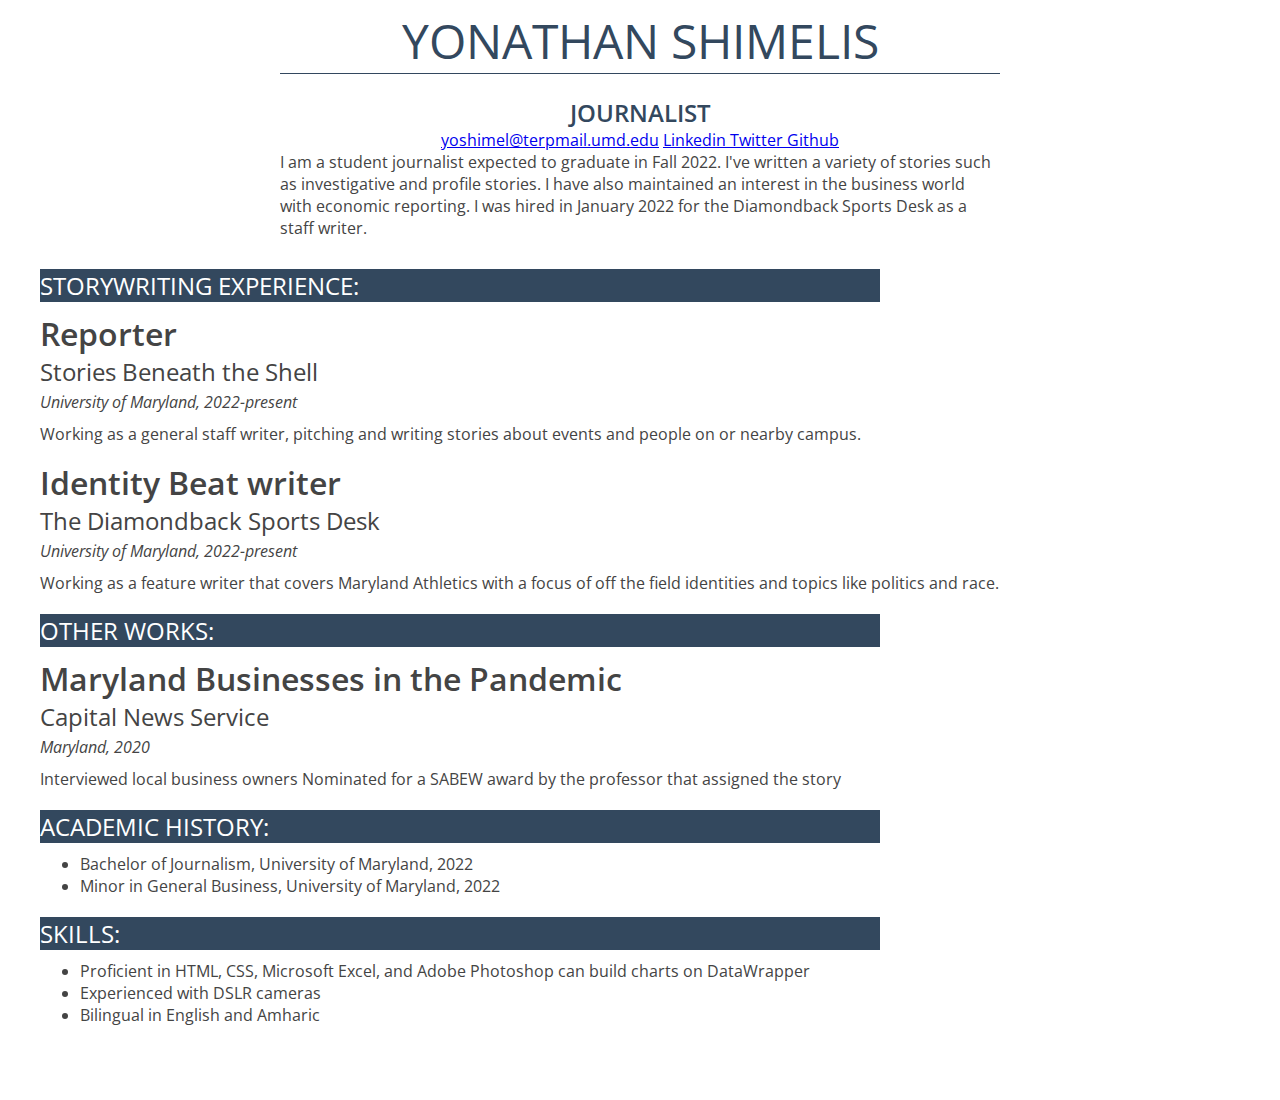
<file: resume/index.html>
<!DOCTYPE html>

<html lang=english>
  <head>

    <title> Yonathan Shimelis's resume </title>
<link rel="stylesheet" type="text/css" href="style.css">
<link rel="preconnect" href="https://fonts.googleapis.com">
<link rel="preconnect" href="https://fonts.gstatic.com" crossorigin>
<link href="https://fonts.googleapis.com/css2?family=Open+Sans:wght@300;400;700&display=swap" rel="stylesheet">

    </head>

<body>
  <div id="container">
    <!-- I built this myself!-->
  <div id="name"> Yonathan Shimelis </div>

  <!--
  <img src="Y352.JPG" width="300px">
  -->

  <br>
    <div id="title"> Journalist </div>

  <ul class="menu">
    <li><a href = "mailto:yoshimel@terpmail.umd.edu"> yoshimel@terpmail.umd.edu</a> </li>
    <li> <a href= "https://www.linkedin.com/in/yonathan-shimelis-87a6341a3/"> Linkedin </a> </li>
    <li> <a href= "https://twitter.com/Yon_shim"> Twitter </a></li>
    <li> <a href= "https://github.com/Yon25"> Github </a> </li>

  </ul>
    <p class="top">I am a student journalist expected to graduate in Fall 2022. I've written a variety of stories such as investigative and profile stories. I have also maintained an interest in the business world with economic reporting. I was hired in January 2022 for the Diamondback Sports Desk as a staff writer.</p>

    <div class="sectionheader"> STORYWRITING EXPERIENCE: </div>
    <div class="jobtitle"> Reporter</div>
    <div class="organization"> Stories Beneath the Shell </div>
    <div class="date"> University of Maryland, 2022-present </div>
    <p class= "description"> Working as a general staff writer, pitching and writing stories about events and people on or nearby campus.<p>

    <div class="jobtitle"> Identity Beat writer </div>
    <div class="organization"> The Diamondback Sports Desk </div>
    <div class="date"> University of Maryland, 2022-present </div>
    <p class="description"> Working as a feature writer that covers Maryland Athletics with a focus of off the field identities and topics like politics and race.<p>

    <div class="sectionheader"> OTHER WORKS: </div>
    <div class="jobtitle"> Maryland Businesses in the Pandemic </div>
    <div class ="organization"> Capital News Service </div>
    <div class="date"> Maryland,  2020 </div>
    <p class="description"> Interviewed local business owners
    Nominated for a SABEW award by the professor that assigned the story </p>


    <div class="sectionheader">ACADEMIC HISTORY:</div>
    <ul id="degrees">
    <li>Bachelor of Journalism, University of Maryland, 2022</li>
    <li>Minor in General Business, University of Maryland, 2022</li>
  </ul>
    <div class="sectionheader"> SKILLS: </div>
    <ul id="do">
    <li> Proficient in HTML, CSS,  Microsoft Excel, and Adobe Photoshop can build charts on DataWrapper </li>
    <li> Experienced with DSLR cameras </li>
    <li> Bilingual in English and Amharic </li>

   </ul>
</body>
<div>



</html>
</file>
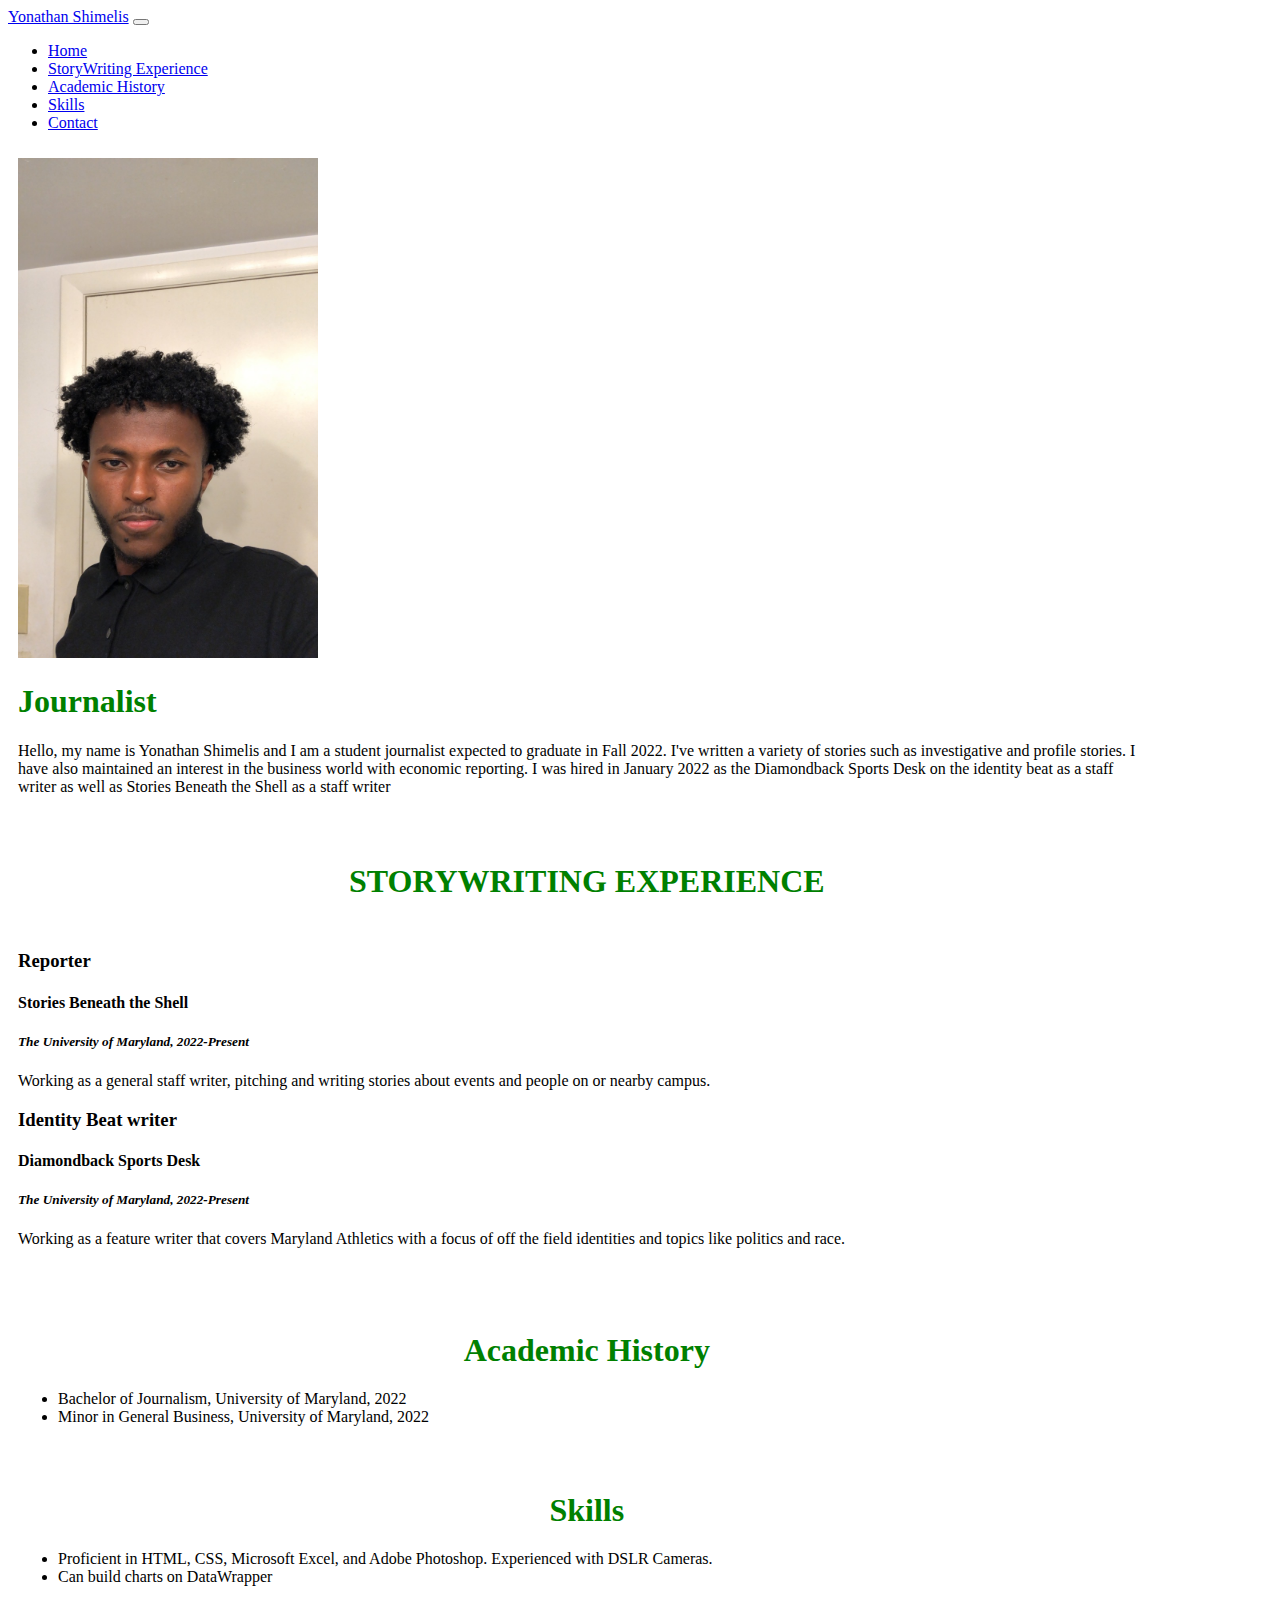
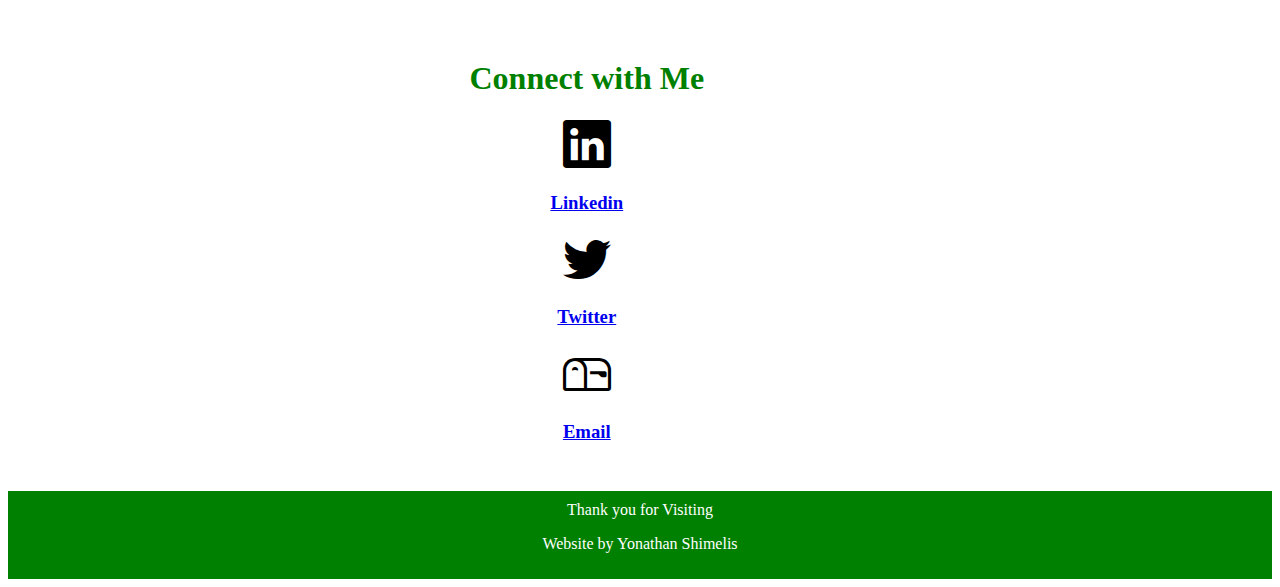
<file: resumeproject/index.html>
<!doctype html>
<html lang="en">
   <head>
      <!-- Required meta tags -->
      <meta charset="utf-8">
      <meta name="viewport" content="width=device-width, initial-scale=1">
      <title>Resume Project</title>

      <meta name="description" content="Merrill College of Journalism, UMD">
      <meta name="author" content="Yonathan Shimelis">
      <!-- Bootstrap CSS -->
      <link href="https://cdn.jsdelivr.net/npm/bootstrap@5.0.2/dist/css/bootstrap.min.css" rel="stylesheet"          integrity="sha384-EVSTQN3/azprG1Anm3QDgpJLIm9Nao0Yz1ztcQTwFspd3yD65VohhpuuCOmLASjC" crossorigin="anonymous">
      <!-- Add bootstrap icons (it's basically a custom font) -->
      <link rel="stylesheet" href="https://cdn.jsdelivr.net/npm/bootstrap-icons@1.3.0/font/bootstrap-icons.css">
      <link rel="stylesheet" type="text/css" href="style.css">
   </head>
   <body>
      <!-- Navbar start-->
      <nav class="navbar navbar-expand-lg navbar-light bg-light">
         <div class="container-fluid">
            <a class="navbar-brand" href="#"> Yonathan Shimelis</a>
            <button class="navbar-toggler" type="button" data-bs-toggle="collapse" data-bs-target="#navbarSupportedContent" aria-controls="navbarSupportedContent" aria-expanded="false" aria-label="Toggle navigation">
            <span class="navbar-toggler-icon"></span>
            </button>
            <div class="collapse navbar-collapse" id="navbarSupportedContent">
               <ul class="navbar-nav me-auto mb-2 mb-lg-0">
                  <li class="nav-item">
                     <a class="nav-link active" aria-current="page" href="#Home">Home</a>
                  </li>
                  <li class="nav-item">
                     <a class="nav-link active" href="#Experience">StoryWriting Experience</a>
                  </li>
                  <li class="nav-item">
                     <a class="nav-link active" href="#Academichistory">Academic History</a>
                  <li class="nav-item">
                       <a class="nav-link active" href="#Skills">Skills</a>
                  <li class="nav-item">
                     <a class="nav-link active" href="#Contact" tabindex="-1" aria-disabled="true">Contact</a>
                  </li>
               </ul>
            </div>
         </div>
      </nav>
      <!-- Navbar end-->
      <!-- Hero start-->
      <div class="px-4 py-5 my-5 text-left">
        <div class="container col-xxl-8 px-4 py-5">
            <div class="row flex-lg-row-reverse align-items-center g-5 py-5">
              <div class="col-6 col-sm-6 col-lg-6">
                <img src="Y352.JPG" width=300px height=500px class="image">
              </div>
              <div class="col-md-6">
         <h1 class="display-5 fw-bold">Journalist</h1>
            <p class="lead mb-4">Hello, my name is Yonathan Shimelis and I am a student journalist expected to graduate in Fall 2022. I've written a variety of stories such as investigative and profile stories. I have also maintained an interest in the business world with economic reporting. I was hired in January 2022 as the Diamondback Sports Desk on the identity beat as a staff writer as well as Stories Beneath the Shell as a staff writer</p>
         </div>
      </div
      </div>
      </div>
      <!-- Hero end-->
      <!-- Start container-->
      <div class="container">
        <div class="row">
          <div class="col-md-12 text-center">
          <h1 id="Experience">STORYWRITING EXPERIENCE</h1>
          </div>
          </div>
          <div class="row">
          <div class="col-md-6">
            <h3>Reporter</h3>
            <h4>Stories Beneath the Shell</h4>
            <h5> The University of Maryland, 2022-Present</h5>
              <p>Working as a general staff writer, pitching and writing stories about events and people on or nearby campus.<p>
          </div>
                <div class="col-md-6">
                  <h3> Identity Beat writer </h3>
                  <h4> Diamondback Sports Desk </h4>
                  <h5> The University of Maryland, 2022-Present</h5>
                  <p>Working as a feature writer that covers Maryland Athletics with a focus of off the field identities and topics like politics and race.
                </div>
                </div>

        <br><br>
        <div class="row">
          <div class="col-md-12 text-center">
            <h1 id="Academichistory"> Academic History </h1>
            </div>
            <ul>
              <li>Bachelor of Journalism, University of Maryland, 2022</li>
              <li>Minor in General Business, University of Maryland, 2022</li>
            </ul>
            </div>

        <br>

        <div class="row">
          <div class="col-md-12 text-center">
            <h1 id="Skills">Skills</h1>
          </div>
            <ul>
              <li>Proficient in HTML, CSS, Microsoft Excel, and Adobe Photoshop. Experienced with DSLR Cameras.</li>
              <li> Can build charts on DataWrapper</li>
            </ul>
         <div class="row">
           <div class="col-md-12 text-center">
             <br><br>

           <h1 id="Contact"> Connect with Me</h1>
           </div>
            <div class="col-md-4">
              <i class="bi bi-linkedin"></i>
               <h3><a href= "https://www.linkedin.com/in/yonathan-shimelis-87a6341a3/">Linkedin</a></h3>
            </div>
            <div class="col-md-4">
               <i class="bi bi-twitter"></i>
               <h3><a href= "https://twitter.com/Yon_shim">Twitter</a></h3>
            </div>
            <div class="col-md-4">
               <i class="bi bi-mailbox"></i>
               <h3><a href = "mailto:yoshimel@terpmail.umd.edu">Email</a></h3>
            </div>
         </div>
      </div>

      </div>
      <!-- end container-->
      <!-- Separate Popper and Bootstrap JS goes at the bottom of your body section -->
      <script src="https://cdn.jsdelivr.net/npm/@popperjs/core@2.9.2/dist/umd/popper.min.js" integrity="sha384-IQsoLXl5PILFhosVNubq5LC7Qb9DXgDA9i+tQ8Zj3iwWAwPtgFTxbJ8NT4GN1R8p" crossorigin="anonymous"></script>
      <script src="https://cdn.jsdelivr.net/npm/bootstrap@5.0.2/dist/js/bootstrap.min.js" integrity="sha384-cVKIPhGWiC2Al4u+LWgxfKTRIcfu0JTxR+EQDz/bgldoEyl4H0zUF0QKbrJ0EcQF" crossorigin="anonymous"></script>

      <footer> Thank you for Visiting
        <p> Website by Yonathan Shimelis <p> </footer>
   </body>
</html>
</file>
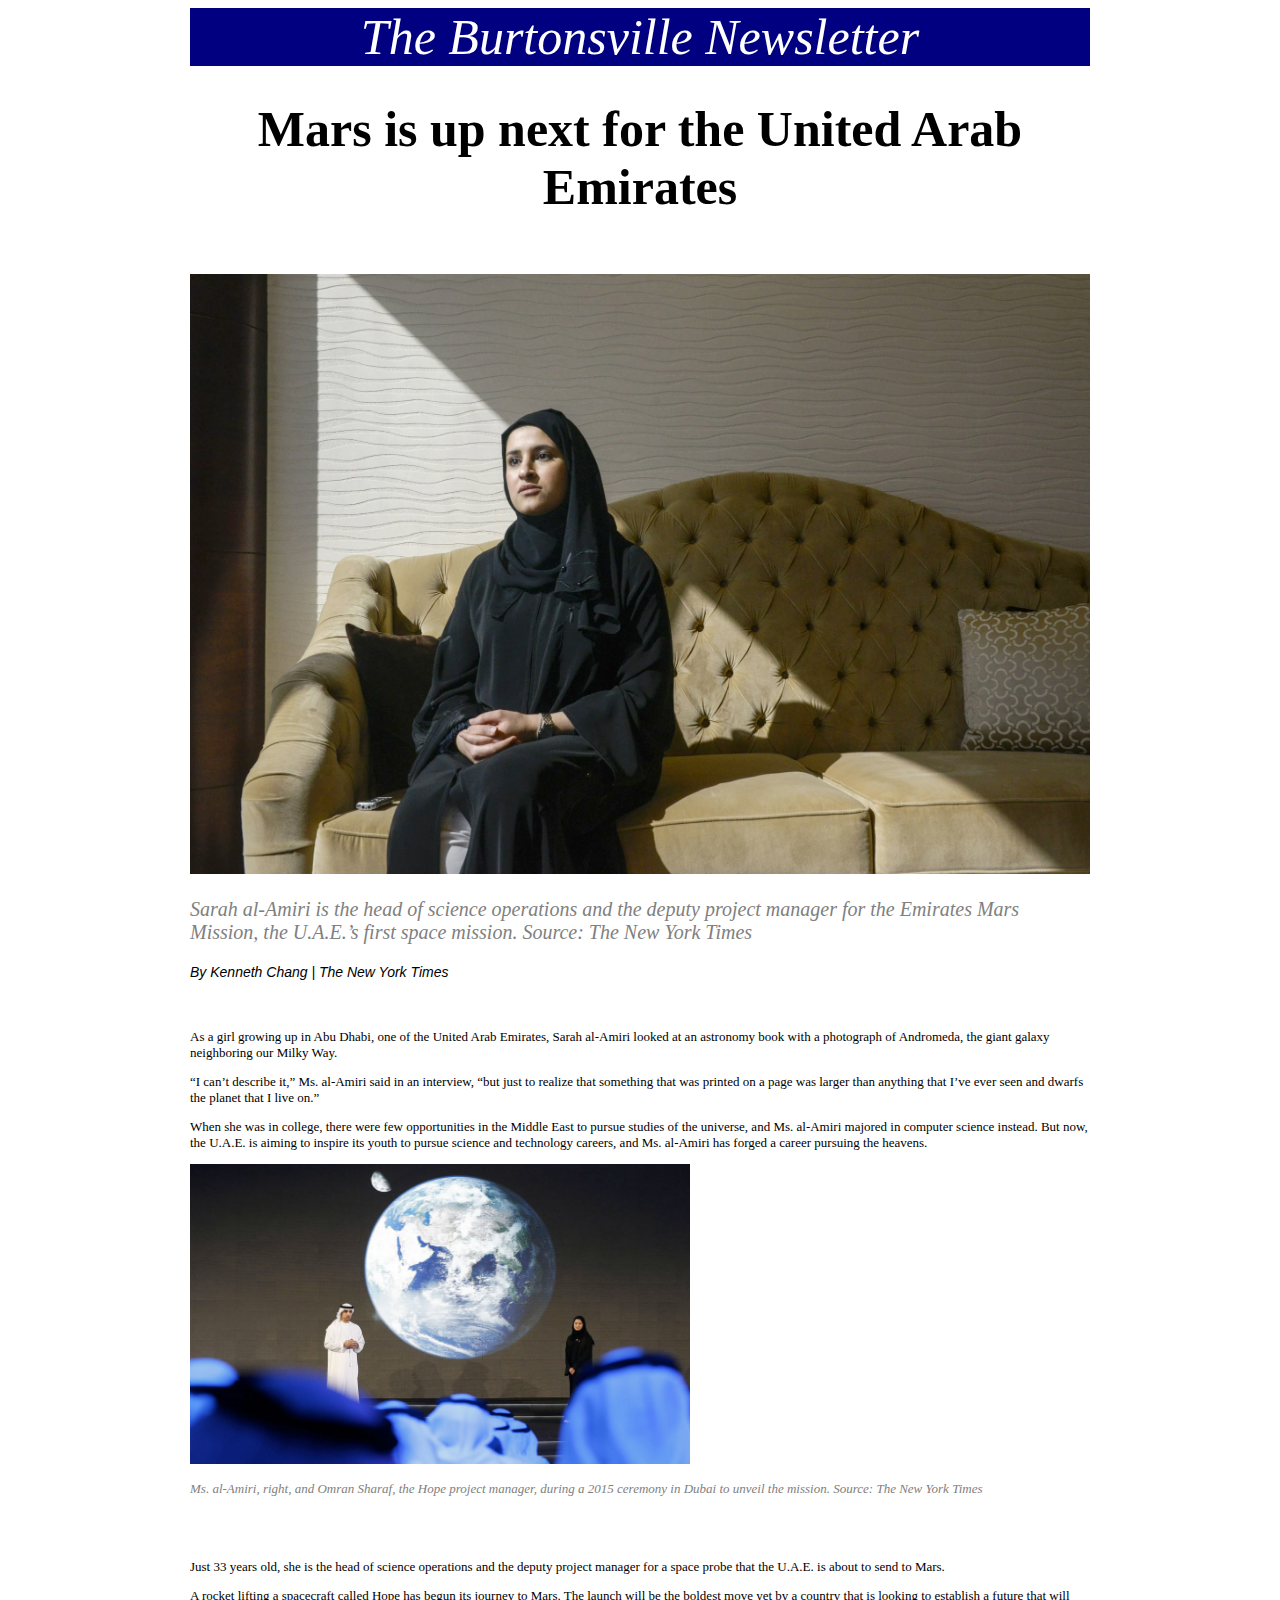
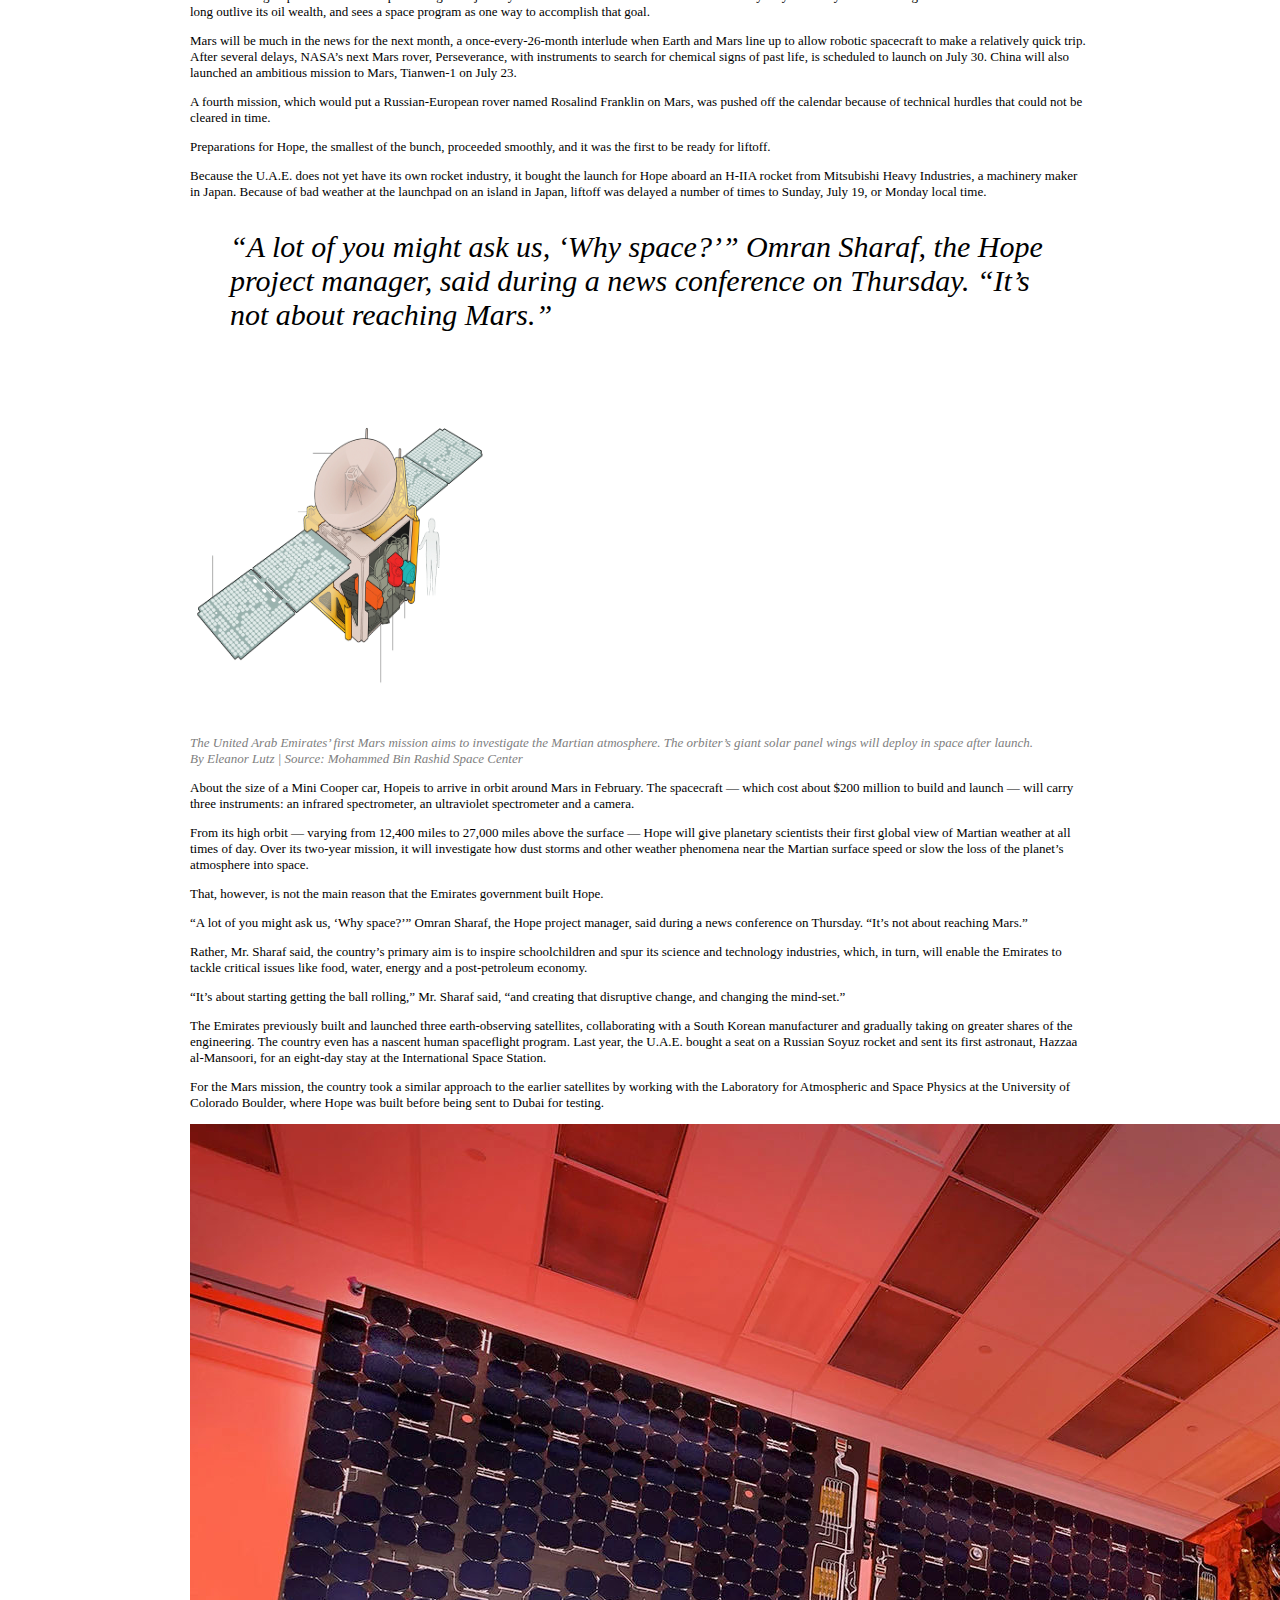
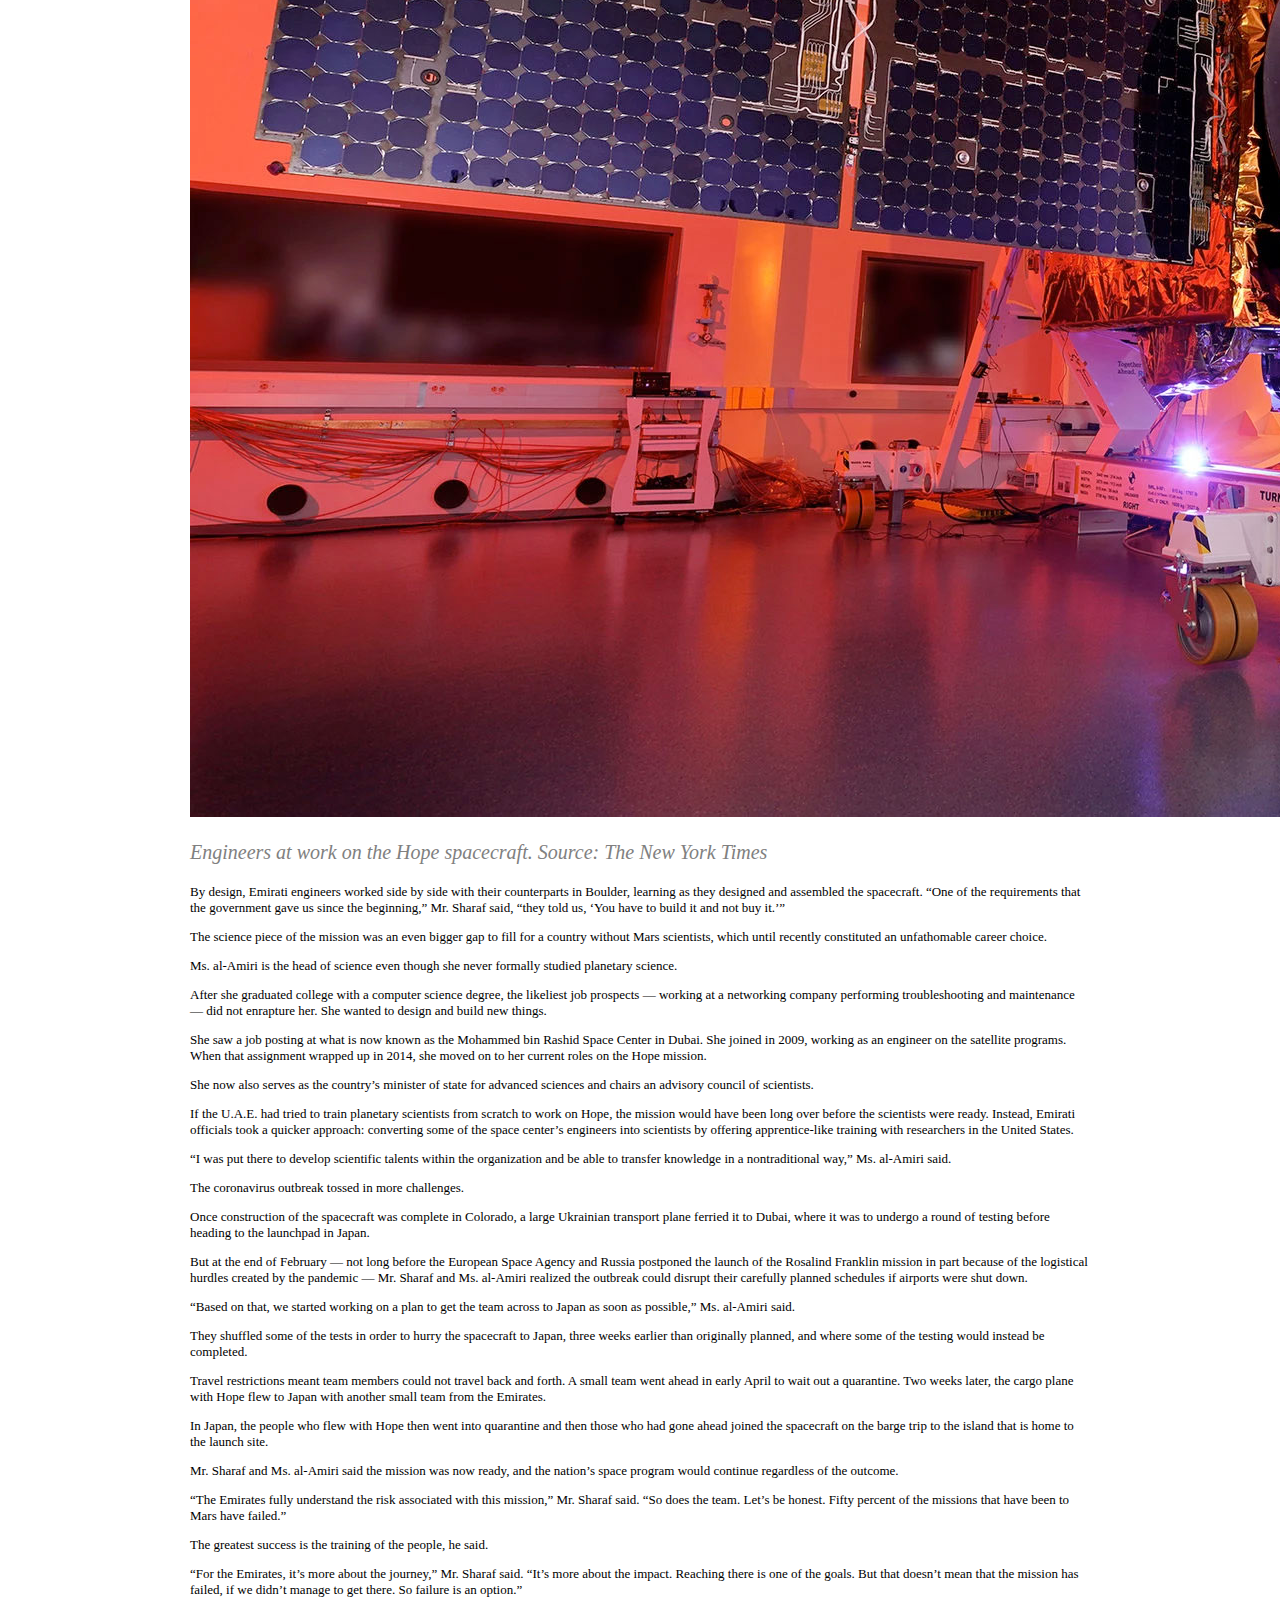
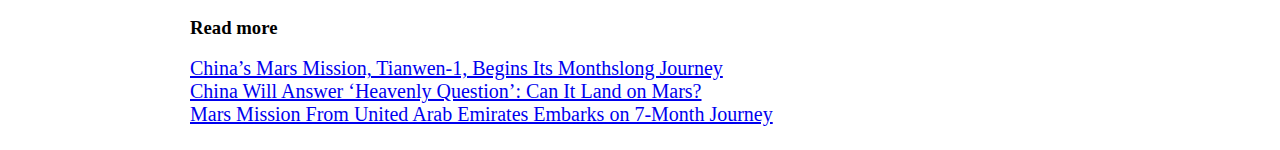
<file: Shimelis_Layout/index.html>
<!DOCTYPE html>
<html lang="en">
  <head>
    <title>Midterm exercise</title>
    <link href="https://cdn.jsdelivr.net/npm/bootstrap@5.0.2/dist/css/bootstrap.min.css" rel="stylesheet"          integrity="sha384-EVSTQN3/azprG1Anm3QDgpJLIm9Nao0Yz1ztcQTwFspd3yD65VohhpuuCOmLASjC" crossorigin="anonymous">
    <link rel="stylesheet" type="text/css" href="stylesheet.css">
  </head>

    <body>
      <div id="content">
        <div class="px-4 py-5 my-5 text-center">
  <div class="masthead">The Burtonsville Newsletter
  <div class="col-lg-6 mx-auto">
    <div class="d-grid gap-2 d-sm-flex justify-content-sm-center">
    </div>
  </div>
</div>
</div>

<div id="container">


<h1>Mars is up next for the United Arab Emirates</h1>

<img src="Images/uae-mars1.jpg" alt="Sarah al-Amiri" width="900px" height="600px">
<p class="graphictext">Sarah al-Amiri is the head of science operations and the deputy project manager for the Emirates Mars Mission, the U.A.E.’s first space mission. Source: The New York Times</p>

  <div id="byline"> By Kenneth Chang | The New York Times
  </div>
  <br><br>

  <p>As a girl growing up in Abu Dhabi, one of the United Arab Emirates, Sarah al-Amiri looked at an astronomy book with a photograph of Andromeda, the giant galaxy neighboring our Milky Way.</p>

  <p>“I can’t describe it,” Ms. al-Amiri said in an interview, “but just to realize that something that was printed on a page was larger than anything that I’ve ever seen and dwarfs the planet that I live on.” </p>

  <p> When she was in college, there were few opportunities in the Middle East to pursue studies of the universe, and Ms. al-Amiri majored in computer science instead. But now, the U.A.E. is aiming to inspire its youth to pursue science and technology careers, and Ms. al-Amiri has forged a career pursuing the heavens.</p>

<div class="row">
  <div class="col-md-7">
    <img src="Images/uae-mars2.jpg" alt="Meeting picture" height="300px" width="500px">
</div>
  <div class="col-md-5">
    <div class="graphictext">
    <p>Ms. al-Amiri, right, and Omran Sharaf, the Hope project manager, during a 2015 ceremony in Dubai to unveil the mission. Source: The New York Times</p>
  </div>
</div>
</div>
<br><br>
  <p> Just 33 years old, she is the head of science operations and the deputy project manager for a space probe that the U.A.E. is about to send to Mars.</p>

  <p> A rocket lifting a spacecraft called Hope has begun its journey to Mars. The launch will be the boldest move yet by a country that is looking to establish a future that will long outlive its oil wealth, and sees a space program as one way to accomplish that goal.</p>

  <p> Mars will be much in the news for the next month, a once-every-26-month interlude when Earth and Mars line up to allow robotic spacecraft to make a relatively quick trip. After several delays, NASA’s next Mars rover, Perseverance, with instruments to search for chemical signs of past life, is scheduled to launch on July 30. China will also launched an ambitious mission to Mars, Tianwen-1 on July 23.</p>

  <p> A fourth mission, which would put a Russian-European rover named Rosalind Franklin on Mars, was pushed off the calendar because of technical hurdles that could not be cleared in time.</p>

  <p> Preparations for Hope, the smallest of the bunch, proceeded smoothly, and it was the first to be ready for liftoff.</p>

  <p> Because the U.A.E. does not yet have its own rocket industry, it bought the launch for Hope aboard an H-IIA rocket from Mitsubishi Heavy Industries, a machinery maker in Japan. Because of bad weather at the launchpad on an island in Japan, liftoff was delayed a number of times to Sunday, July 19, or Monday local time.</p>

<div class= "row">
  <div class="col-md-9">
  <blockquote> “A lot of you might ask us, ‘Why space?’” Omran Sharaf, the Hope project manager, said during a news conference on Thursday. “It’s not about reaching Mars.” </blockquote>
</div>
<br><br>

<div class="row">
  <div class= "col-md-4">
    <img src="Images/hope-spacecraft-graphic.gif" width="300px" height="300px">
    <div class="graphictext">
    <p>The United Arab Emirates’ first Mars mission aims to investigate the Martian atmosphere. The orbiter’s giant solar panel wings will deploy in space after launch.<br> By Eleanor Lutz | Source: Mohammed Bin Rashid Space Center</p>
  </div>
  </div>
  <div class = "col-md-8">
  <p> About the size of a Mini Cooper car, Hopeis to arrive in orbit around Mars in February. The spacecraft — which cost about $200 million to build and launch — will carry three instruments: an infrared spectrometer, an ultraviolet spectrometer and a camera.</p>
</div>
</div>

  <p> From its high orbit — varying from 12,400 miles to 27,000 miles above the surface — Hope will give planetary scientists their first global view of Martian weather at all times of day. Over its two-year mission, it will investigate how dust storms and other weather phenomena near the Martian surface speed or slow the loss of the planet’s atmosphere into space.</p>

  <p> That, however, is not the main reason that the Emirates government built Hope.</p>

  <p> “A lot of you might ask us, ‘Why space?’” Omran Sharaf, the Hope project manager, said during a news conference on Thursday. “It’s not about reaching Mars.”</p>

  <p> Rather, Mr. Sharaf said, the country’s primary aim is to inspire schoolchildren and spur its science and technology industries, which, in turn, will enable the Emirates to tackle critical issues like food, water, energy and a post-petroleum economy.</p>

  <p> “It’s about starting getting the ball rolling,” Mr. Sharaf said, “and creating that disruptive change, and changing the mind-set.”</p>

  <p> The Emirates previously built and launched three earth-observing satellites, collaborating with a South Korean manufacturer and gradually taking on greater shares of the engineering. The country even has a nascent human spaceflight program. Last year, the U.A.E. bought a seat on a Russian Soyuz rocket and sent its first astronaut, Hazzaa al-Mansoori, for an eight-day stay at the International Space Station.</p>

  <p> For the Mars mission, the country took a similar approach to the earlier satellites by working with the Laboratory for Atmospheric and Space Physics at the University of Colorado Boulder, where Hope was built before being sent to Dubai for testing.</p>
  <img src="Images/uae-mars3.jpg" alt="spacecraftconstruction">
  <p class="graphictext">Engineers at work on the Hope spacecraft. Source: The New York Times</p>

  <p> By design, Emirati engineers worked side by side with their counterparts in Boulder, learning as they designed and assembled the spacecraft. “One of the requirements that the government gave us since the beginning,” Mr. Sharaf said, “they told us, ‘You have to build it and not buy it.’”</p>

  <p> The science piece of the mission was an even bigger gap to fill for a country without Mars scientists, which until recently constituted an unfathomable career choice.</p>

  <p> Ms. al-Amiri is the head of science even though she never formally studied planetary science.</p>

  <p> After she graduated college with a computer science degree, the likeliest job prospects — working at a networking company performing troubleshooting and maintenance — did not enrapture her. She wanted to design and build new things.</p>

  <p> She saw a job posting at what is now known as the Mohammed bin Rashid Space Center in Dubai. She joined in 2009, working as an engineer on the satellite programs. When that assignment wrapped up in 2014, she moved on to her current roles on the Hope mission.</p>

  <p> She now also serves as the country’s minister of state for advanced sciences and chairs an advisory council of scientists.</p>

  <p> If the U.A.E. had tried to train planetary scientists from scratch to work on Hope, the mission would have been long over before the scientists were ready. Instead, Emirati officials took a quicker approach: converting some of the space center’s engineers into scientists by offering apprentice-like training with researchers in the United States.</p>

  <p> “I was put there to develop scientific talents within the organization and be able to transfer knowledge in a nontraditional way,” Ms. al-Amiri said.</p>

  <p> The coronavirus outbreak tossed in more challenges.</p>

  <p> Once construction of the spacecraft was complete in Colorado, a large Ukrainian transport plane ferried it to Dubai, where it was to undergo a round of testing before heading to the launchpad in Japan.</p>

  <p> But at the end of February — not long before the European Space Agency and Russia postponed the launch of the Rosalind Franklin mission in part because of the logistical hurdles created by the pandemic — Mr. Sharaf and Ms. al-Amiri realized the outbreak could disrupt their carefully planned schedules if airports were shut down.</p>

  <p> “Based on that, we started working on a plan to get the team across to Japan as soon as possible,” Ms. al-Amiri said.</p>

  <p> They shuffled some of the tests in order to hurry the spacecraft to Japan, three weeks earlier than originally planned, and where some of the testing would instead be completed.</p>

  <p> Travel restrictions meant team members could not travel back and forth. A small team went ahead in early April to wait out a quarantine. Two weeks later, the cargo plane with Hope flew to Japan with another small team from the Emirates.</p>

  <p> In Japan, the people who flew with Hope then went into quarantine and then those who had gone ahead joined the spacecraft on the barge trip to the island that is home to the launch site.</p>

  <p> Mr. Sharaf and Ms. al-Amiri said the mission was now ready, and the nation’s space program would continue regardless of the outcome.</p>

  <p> “The Emirates fully understand the risk associated with this mission,” Mr. Sharaf said. “So does the team. Let’s be honest. Fifty percent of the missions that have been to Mars have failed.”</p>

  <p> The greatest success is the training of the people, he said.</p>

  <p> “For the Emirates, it’s more about the journey,” Mr. Sharaf said. “It’s more about the impact. Reaching there is one of the goals. But that doesn’t mean that the mission has failed, if we didn’t manage to get there. So failure is an option.”</p>

<div class="row">
  <h3>Read more</h3>
  <div class="col-md-4">
    <a href="https://www.nytimes.com/2020/07/22/science/mars-china-launch.html?action=click&block=associated_collection_recirc&impression_id=8fa169b0-cd41-11ea-9e45-6dfedec6de97&index=0&pgtype=Article&region=footer">China’s Mars Mission, Tianwen-1, Begins Its Monthslong Journey</a>
</div>
  <div class="col-md-4">
    <a href="https://www.nytimes.com/2020/07/22/science/china-mars-mission.html?action=click&block=associated_collection_recirc&impression_id=8fa169b1-cd41-11ea-9e45-6dfedec6de97&index=1&pgtype=Article&region=footer">China Will Answer ‘Heavenly Question’: Can It Land on Mars?</a>
  </div>
  <div class="col-md-4">
    <a href="https://www.nytimes.com/2020/07/22/science/mars-china-launch.html?action=click&block=associated_collection_recirc&impression_id=8fa169b0-cd41-11ea-9e45-6dfedec6de97&index=0&pgtype=Article&region=footer"> Mars Mission From United Arab Emirates Embarks on 7-Month Journey </a>
  </div>
</div>
</div>
</div>


    </div>
  </div>
</div>
  </body>
</html>
</file>
<file: bootstrap_template/style.css>
.bi {
font-size:3em;
}
.col-md-4 {
text-align: center;

}
.col-md-6{
text-align: center;
}
.btn{
  font-family: "Open Sans", sans-serif;
  text-align: center;
  margin-top: 25px;
}
h1{
  font-family: "Open Sans", sans-serif;
}
h2{
  font-family: "Open Sans", sans-serif;
}
h3{
  font-family: "Open Sans", sans-serif;
}
.navbar-brand{
  font-family: "Open Sans", sans-serif;
}
.row {
  padding: 50px;
}

@media only screen and (max-width: 500px) {
  h2{
    padding-top: 50px;
  }
  .btn{
  background-color: teal !important;
}
}
</file>
<file: HTMLframe/style.css>
.headline{
  font-size: 3em;
  font-weight: 700;
  text-align: center;
  font-family: 'Montserrat', sans-serif;
}

.byline{
  font-size: 1em;
  text-transform: uppercase;
  font-family: 'Monserrat', sans-serif;
  text-align: center;
}

p{
  font-family: georgia, serif;
  line-height: 180%;
}

h2{
  font-weight: bold;
}

.image{
  display: block;
  margin-left: auto;
  margin-right: auto;
  width: 100%;
}

.caption{
  color: grey;
  font-style: italic;
  text-align: left;
}

footer{
  text-align: center;
  background-color: black;
  color: white;
  padding: 10px;
}

.row{
  text-align: center;
  padding-bottom: 20px;
}
</file>
<file: Multimedianewsstory/style.css>
BODY {
  font-family: "Times New Roman", serif;
  font-size: 17px;
}


.white{
  text-transform: uppercase;
}

.nav-logo{
  color: white;
  margin: 0 auto;
  font-weight: 500;
  width: 100%;
}

/*Hero container*/
.hero-container{
  color: white;
  background-color: black;
  width:100%;
  max-width: 100%;
}

/*Container would not fill page horizontally for some reason*/
.container{
  width: 100%;
  max-width: 100%;
}

.hed {
  font-size:3em;
  font-family: 'Times New Roman', sans-serif;
  font-weight:700;
}


/* Source of knowldedgehttps://www.tutorialspoint.com/how-to-create-a-black-and-white-image-using-css*/
.hero-image{
  width:100%;
  filter: grayscale(100%);
  -webkit-filter: grayscale(100%);
}

/*Styling for images in story text*/
.storyimage{
  width:100%;
}

/*Headline style*/
.headline{
  font-size: 3em;
  font-weight: 700;
  text-align: center;
  font-family: 'Times New Roman', sans-serif;
}

/*byline style*/
.byline{
  font-size: 1em;
  text-transform: uppercase;
  font-family: 'Monserrat', sans-serif;
  text-align: center;
}

/*text styling*/
p{
  font-family: georgia, serif;
  line-height: 180%;
  text-align: left;
}


/*caption style*/
.caption{
  color: grey;
  font-style: italic;
  text-align: left;
}

/*footer style*/
footer{
  background-color: black;
  color: white;
  padding: 10px;
  width: 100%;
}

/*footer text*/
footer p{
  text-align: center;
}


.row{
  text-align: center;
  padding-bottom: 20px;
}

/*quote style*/
.quote{
  font-family: 'Montserrat', sans-serif;
  color:white;
  font-size: 3em;
  font-weight: 700;
  text-align: left;
  padding: 15px, 0, 15px, 0;
  border-top: 1px solid black;
  border-bottom: 1px solid black;
  margin-top: 20px;
  margin-bottom: 20px;
  background-color: grey;
}

/*attribution*/
.attribution{
  font-size: .5em;
  font-weight: 100;
  color: white;
  font-style: italic;
}

/*highlighted text*/
.importantwords{
  text-transform: uppercase;
  font-size: 20px;
}

/*First words of the story*/
.startingwords{
  text-transform: uppercase;
  font-size: 30px;
}

/*link text styling*/
.link{
  font-style: italic;
  font-weight: bold;
}

/*link styling*/
a:link{
  color:red;
}

a:visited{
  color:blue;
}

a:hover{
  color:black;
}

@media(max-width:650px) {
  p {
    padding-left:20px;
    padding-right:10px;
  }

  .nav-logo{
    font-size: .60em;
  }
}
</file>
<file: resume/style.css>
/*Styles for my resume*/

/* Name */
#name{
  font-size: 3em;
  text-transform: uppercase;
  color: #33485e;
  text-align: center;
  border-bottom: 1px solid #33485e;
  width: 60%;
  min-width:300px;
  margin: 0 auto;
  }

/*Main resume*/
  body{
    font-family: 'open sans', arial, sans-serif;
    font-size: 1em;
    color: #444;
    font-weight: 400;
  }

  #container {
    width:100%;
    max-width: 1200px;
    margin: 0 auto;
    padding-bottom: 50px;
  }

/*Journalist title*/
#title {
  color: #33485e;
  text-transform: uppercase;
  text-align: center;
  font-size: 1.5em;
  font-weight: 600;
  margin-top: : 20px;

}

/*Section titles*/
.sectionheader{
  font-size: 1.5em;
  text-transform:uppercase;
  background-color: #33485e;
  color: white;
  font-weight: 400;
  margin-top: 20px;
  margin-bottom: 10px;
  width: 70%;
  min-width: 300px;
}

/*experience title*/
.jobtitle{
  font-weight: 600;
  font-size: 2em;
}

/*job organizations*/
.organization{
  font-weight: 400;
  font-size: 1.5em;
}


/*dates*/
.date{
font-weight: 400;
font-style: italic;
font-size: 1em;
margin-top:3px;
}

/*description of work done*/
.description{
  margin-top:10px;
  margin:bottom 10px;
}

/*styling around contacts*/
.menu{
  margin: 0px 0px 0px 0px;
  padding: 0px;
  text-align: center;
}

/*keeps contact info inline*/
.menu li{
  display: inline;
}

#degrees{
  margin-top:5px
}

#do{
  margin-top: 5px;
}

/*mission statement*/
.top{
  width:60%;
  min-width: 300px;
  margin: 0 auto;
  margin-bottom: 30px;

}
</file>
<file: resumeproject/style.css>
.bi {
font-size:3em;
}
.col-md-4 {
text-align: center;
}
.bigicon {
font-size:5em;
}
.col-md-12 {
text-align:  center;
}

body{
  font-family: "Times New Roman", serif;
}

h1{
  color: Green;
  font-weight: bold;
}

h3{
  font-weight: bold;
}

h5{
  font-style: italic;
  font-weight:100em;
}

.container{
  padding: 10px;
  width: 100%;
  max-width: 90%;
}

.row{
  padding-bottom:10px
}

footer{
  text-align: center;
  background-color: green;
  color: white
}

img{
max-width: 90%;
}

footer{
  padding: 10px;
}
</file>
<file: Shimelis_Layout/stylesheet.css>
#content {
  margin: 0 auto;
  width: 900px;
}

.masthead{
  font-family: "Times New Roman";
  font-size: 50px;
  font-style: oblique;
  text-align: center;
  background-color: Navy;
  color:white;
}

#byline{
  font-family: Helvetica, sans-serif;
  font-size: 14px;
  font-style: italic;
}

h1{
  text-align: center;
  font-weight: bold;
  font-size: 50px;
  padding-bottom: 25px;
}

p{
  font-family: Georgia;
  font-size: 13px;
}

.graphictext{
  font-size: 20px;
  color: grey;
  font-style: italic;
}

blockquote{
  font-size: 30px;
  font-style: italic;
  margin-bottom: 50px;
}

a{
  font-size:20px;
  padding-bottom: 25px;
}
</file>
